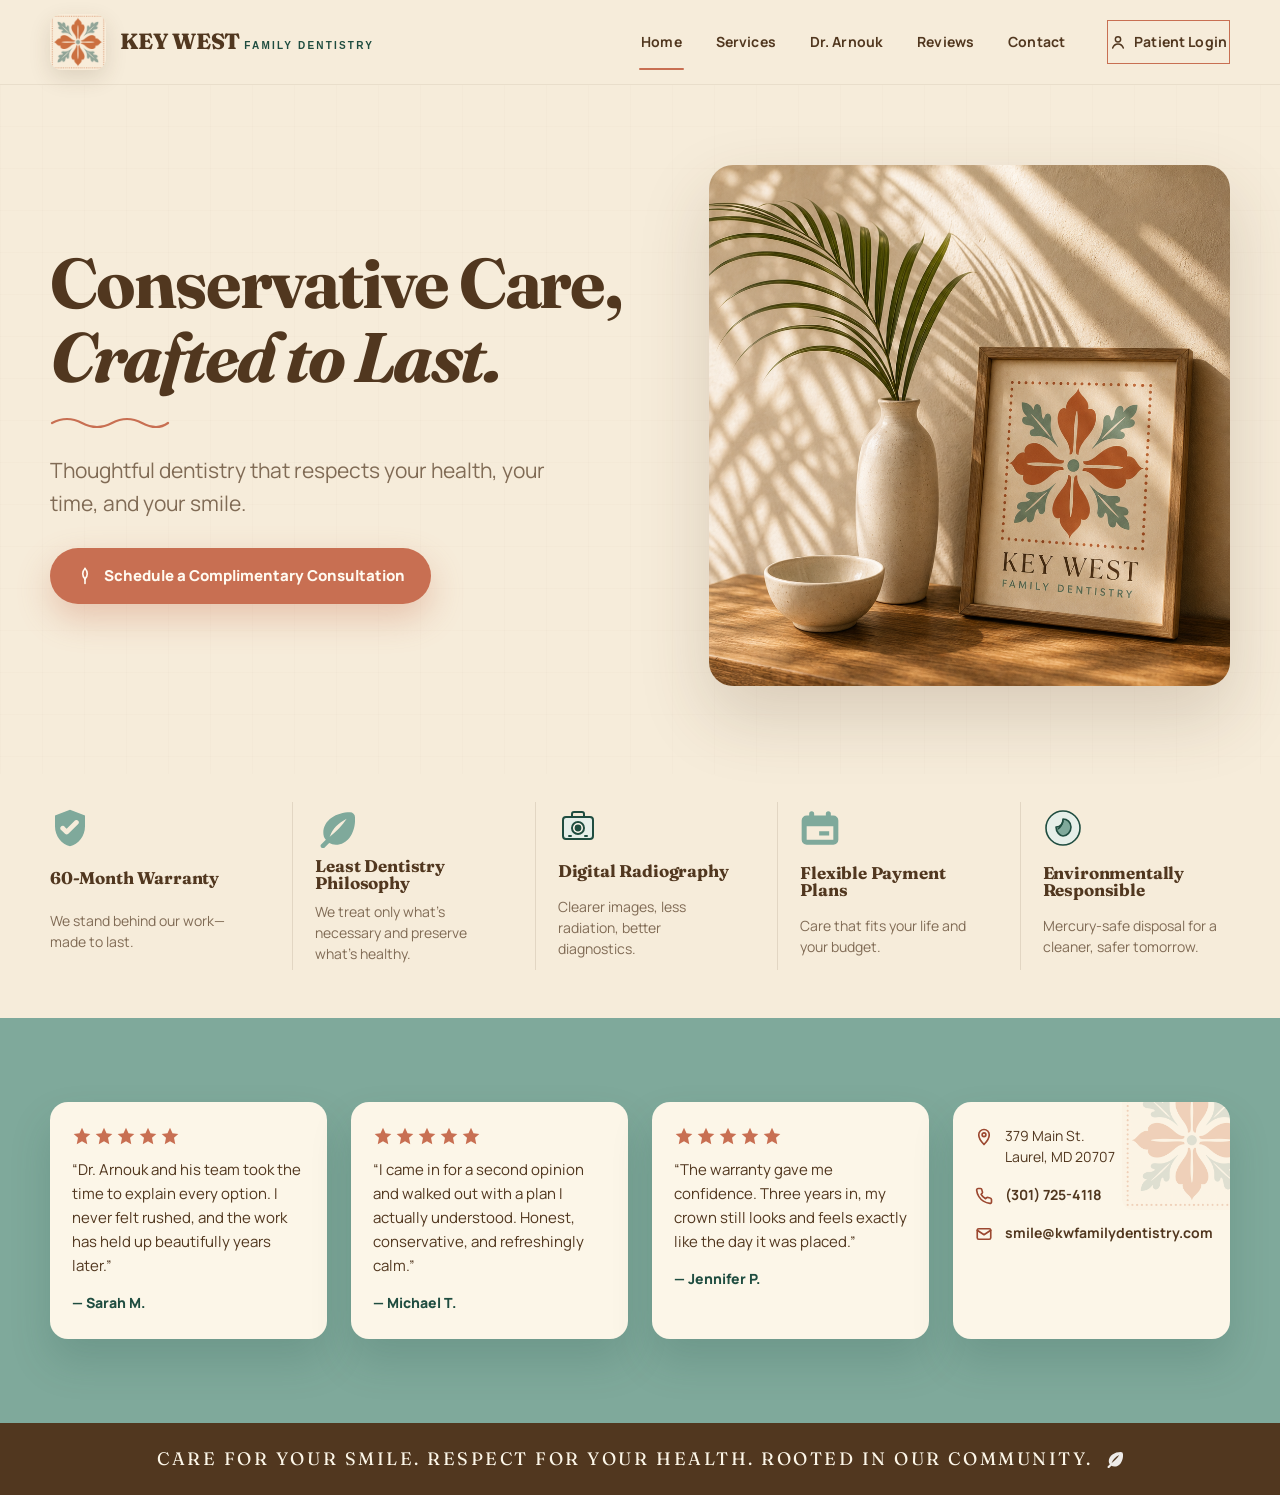
<file: index.html>
<!DOCTYPE html>
<html lang="en">
<head>
  <meta charset="utf-8">
  <meta name="viewport" content="width=device-width, initial-scale=1">
  <title>Key West Family Dentistry — Conservative Care, Crafted to Last</title>
  <meta name="description" content="Laurel, Maryland cosmetic and restorative dentistry led by Dr. Andrew Arnouk. Conservative, evidence-based care with a 60-month warranty.">
  <link rel="preconnect" href="https://fonts.googleapis.com">
  <link rel="preconnect" href="https://fonts.gstatic.com" crossorigin>
  <link rel="icon" href="assets/logo/logo-tile.png" type="image/png">
  <link rel="stylesheet" href="styles.css">
</head>
<body class="page-home">
  <header class="nav-wrap home-header">
    <div class="site-shell nav">
      <a class="brand brand-tile" href="index.html" aria-label="Key West Family Dentistry">
        <img class="brand-mark brand-mark-tile" src="assets/logo/logo-tile.png" alt="" width="56" height="56">
        <span class="brand-stack">
          <strong>KEY WEST</strong>
          <small>FAMILY DENTISTRY</small>
        </span>
      </a>
      <button class="menu-toggle" type="button" aria-controls="primary-nav" aria-expanded="false" data-menu-toggle>
        <span class="sr-only">Menu</span>
        <span aria-hidden="true"></span>
      </button>
      <nav class="nav-links" id="primary-nav" data-nav-links aria-label="Primary">
        <a class="active" href="index.html">Home</a>
        <a href="services.html">Services</a>
        <a href="doctor.html">Dr. Arnouk</a>
        <a href="reviews.html">Reviews</a>
        <a href="contact.html">Contact</a>
        <a class="login-pill" href="login.html">
          <svg width="16" height="16" viewBox="0 0 24 24" fill="none" stroke="currentColor" stroke-width="2.2" stroke-linecap="round" stroke-linejoin="round" aria-hidden="true"><circle cx="12" cy="8" r="4"></circle><path d="M4 21c1.5-4 4.5-6 8-6s6.5 2 8 6"></path></svg>
          Patient Login
        </a>
      </nav>
    </div>
  </header>

  <main>
    <section class="hero-tile">
      <div class="site-shell hero-tile-grid">
        <div class="hero-tile-copy">
          <h1>Conservative Care,<br><em>Crafted to Last.</em></h1>
          <svg class="hero-wave" width="120" height="18" viewBox="0 0 120 18" fill="none" aria-hidden="true">
            <path d="M2 9 Q 17 1, 32 9 T 62 9 T 92 9 T 118 9" stroke="#c86f52" stroke-width="2.2" stroke-linecap="round" fill="none"/>
          </svg>
          <p class="hero-tile-lede">Thoughtful dentistry that respects your health, your time, and your smile.</p>
          <div class="actions">
            <a class="btn hero-cta" href="contact.html">
              <svg width="18" height="18" viewBox="0 0 24 24" fill="none" stroke="currentColor" stroke-width="2.2" stroke-linecap="round" stroke-linejoin="round" aria-hidden="true"><path d="M12 2c4 4 4 10 0 14"></path><path d="M12 2C8 6 8 12 12 16"></path><path d="M12 16v6"></path></svg>
              Schedule a Complimentary Consultation
            </a>
          </div>
        </div>
        <div class="hero-tile-media">
          <img src="assets/images/hero-tile-still-life.png" alt="Sunlit still life with palm fronds in a ceramic vase next to a framed Key West Family Dentistry tile poster." width="720" height="720">
        </div>
      </div>
    </section>

    <section class="feature-strip">
      <div class="site-shell feature-strip-grid">
        <article class="feature-item">
          <img src="assets/icons/icon-shield.svg" alt="" width="40" height="40">
          <h3>60-Month Warranty</h3>
          <p>We stand behind our work&mdash;made to last.</p>
        </article>
        <article class="feature-item">
          <img src="assets/icons/icon-leaf.svg" alt="" width="40" height="40">
          <h3>Least Dentistry Philosophy</h3>
          <p>We treat only what&rsquo;s necessary and preserve what&rsquo;s healthy.</p>
        </article>
        <article class="feature-item">
          <img src="assets/icons/icon-radiograph.svg" alt="" width="40" height="40">
          <h3>Digital Radiography</h3>
          <p>Clearer images, less radiation, better diagnostics.</p>
        </article>
        <article class="feature-item">
          <img src="assets/icons/icon-calendar.svg" alt="" width="40" height="40">
          <h3>Flexible Payment Plans</h3>
          <p>Care that fits your life and your budget.</p>
        </article>
        <article class="feature-item">
          <img src="assets/icons/icon-leaf-circle.svg" alt="" width="40" height="40">
          <h3>Environmentally Responsible</h3>
          <p>Mercury-safe disposal for a cleaner, safer tomorrow.</p>
        </article>
      </div>
    </section>

    <section class="review-band">
      <div class="site-shell review-band-grid">
        <article class="review-band-card">
          <div class="stars" aria-label="5 out of 5 stars">
            <svg width="20" height="20" viewBox="0 0 24 24" aria-hidden="true"><path fill="#c86f52" d="M12 2l3 6.6 7 .9-5.2 4.7L18.3 22 12 18.3 5.7 22 7.2 14.2 2 9.5l7-.9z"/></svg>
            <svg width="20" height="20" viewBox="0 0 24 24" aria-hidden="true"><path fill="#c86f52" d="M12 2l3 6.6 7 .9-5.2 4.7L18.3 22 12 18.3 5.7 22 7.2 14.2 2 9.5l7-.9z"/></svg>
            <svg width="20" height="20" viewBox="0 0 24 24" aria-hidden="true"><path fill="#c86f52" d="M12 2l3 6.6 7 .9-5.2 4.7L18.3 22 12 18.3 5.7 22 7.2 14.2 2 9.5l7-.9z"/></svg>
            <svg width="20" height="20" viewBox="0 0 24 24" aria-hidden="true"><path fill="#c86f52" d="M12 2l3 6.6 7 .9-5.2 4.7L18.3 22 12 18.3 5.7 22 7.2 14.2 2 9.5l7-.9z"/></svg>
            <svg width="20" height="20" viewBox="0 0 24 24" aria-hidden="true"><path fill="#c86f52" d="M12 2l3 6.6 7 .9-5.2 4.7L18.3 22 12 18.3 5.7 22 7.2 14.2 2 9.5l7-.9z"/></svg>
          </div>
          <p>&ldquo;Dr. Arnouk and his team took the time to explain every option. I never felt rushed, and the work has held up beautifully years later.&rdquo;</p>
          <footer>&mdash; Sarah M.</footer>
        </article>
        <article class="review-band-card">
          <div class="stars" aria-label="5 out of 5 stars">
            <svg width="20" height="20" viewBox="0 0 24 24" aria-hidden="true"><path fill="#c86f52" d="M12 2l3 6.6 7 .9-5.2 4.7L18.3 22 12 18.3 5.7 22 7.2 14.2 2 9.5l7-.9z"/></svg>
            <svg width="20" height="20" viewBox="0 0 24 24" aria-hidden="true"><path fill="#c86f52" d="M12 2l3 6.6 7 .9-5.2 4.7L18.3 22 12 18.3 5.7 22 7.2 14.2 2 9.5l7-.9z"/></svg>
            <svg width="20" height="20" viewBox="0 0 24 24" aria-hidden="true"><path fill="#c86f52" d="M12 2l3 6.6 7 .9-5.2 4.7L18.3 22 12 18.3 5.7 22 7.2 14.2 2 9.5l7-.9z"/></svg>
            <svg width="20" height="20" viewBox="0 0 24 24" aria-hidden="true"><path fill="#c86f52" d="M12 2l3 6.6 7 .9-5.2 4.7L18.3 22 12 18.3 5.7 22 7.2 14.2 2 9.5l7-.9z"/></svg>
            <svg width="20" height="20" viewBox="0 0 24 24" aria-hidden="true"><path fill="#c86f52" d="M12 2l3 6.6 7 .9-5.2 4.7L18.3 22 12 18.3 5.7 22 7.2 14.2 2 9.5l7-.9z"/></svg>
          </div>
          <p>&ldquo;I came in for a second opinion and walked out with a plan I actually understood. Honest, conservative, and refreshingly calm.&rdquo;</p>
          <footer>&mdash; Michael T.</footer>
        </article>
        <article class="review-band-card">
          <div class="stars" aria-label="5 out of 5 stars">
            <svg width="20" height="20" viewBox="0 0 24 24" aria-hidden="true"><path fill="#c86f52" d="M12 2l3 6.6 7 .9-5.2 4.7L18.3 22 12 18.3 5.7 22 7.2 14.2 2 9.5l7-.9z"/></svg>
            <svg width="20" height="20" viewBox="0 0 24 24" aria-hidden="true"><path fill="#c86f52" d="M12 2l3 6.6 7 .9-5.2 4.7L18.3 22 12 18.3 5.7 22 7.2 14.2 2 9.5l7-.9z"/></svg>
            <svg width="20" height="20" viewBox="0 0 24 24" aria-hidden="true"><path fill="#c86f52" d="M12 2l3 6.6 7 .9-5.2 4.7L18.3 22 12 18.3 5.7 22 7.2 14.2 2 9.5l7-.9z"/></svg>
            <svg width="20" height="20" viewBox="0 0 24 24" aria-hidden="true"><path fill="#c86f52" d="M12 2l3 6.6 7 .9-5.2 4.7L18.3 22 12 18.3 5.7 22 7.2 14.2 2 9.5l7-.9z"/></svg>
            <svg width="20" height="20" viewBox="0 0 24 24" aria-hidden="true"><path fill="#c86f52" d="M12 2l3 6.6 7 .9-5.2 4.7L18.3 22 12 18.3 5.7 22 7.2 14.2 2 9.5l7-.9z"/></svg>
          </div>
          <p>&ldquo;The warranty gave me confidence. Three years in, my crown still looks and feels exactly like the day it was placed.&rdquo;</p>
          <footer>&mdash; Jennifer P.</footer>
        </article>
        <aside class="review-band-card business-card">
          <img class="business-card-tile" src="assets/logo/logo-tile.png" alt="" width="72" height="72">
          <ul>
            <li>
              <svg width="18" height="18" viewBox="0 0 24 24" fill="none" stroke="currentColor" stroke-width="2.2" stroke-linecap="round" stroke-linejoin="round" aria-hidden="true"><path d="M12 22s-7-7-7-13a7 7 0 1 1 14 0c0 6-7 13-7 13z"></path><circle cx="12" cy="9" r="2.5"></circle></svg>
              <span>379 Main St.<br>Laurel, MD 20707</span>
            </li>
            <li>
              <svg width="18" height="18" viewBox="0 0 24 24" fill="none" stroke="currentColor" stroke-width="2.2" stroke-linecap="round" stroke-linejoin="round" aria-hidden="true"><path d="M22 16.9v3a2 2 0 0 1-2.2 2 19.7 19.7 0 0 1-8.6-3 19.5 19.5 0 0 1-6-6 19.7 19.7 0 0 1-3-8.7A2 2 0 0 1 4.2 2h3a2 2 0 0 1 2 1.7 12 12 0 0 0 .7 2.7 2 2 0 0 1-.5 2.1L8.1 9.7a16 16 0 0 0 6 6l1.2-1.2a2 2 0 0 1 2.1-.5 12 12 0 0 0 2.7.7 2 2 0 0 1 1.7 2z"></path></svg>
              <a href="tel:13017254118">(301) 725-4118</a>
            </li>
            <li>
              <svg width="18" height="18" viewBox="0 0 24 24" fill="none" stroke="currentColor" stroke-width="2.2" stroke-linecap="round" stroke-linejoin="round" aria-hidden="true"><rect x="3" y="5" width="18" height="14" rx="2"></rect><path d="m3 7 9 6 9-6"></path></svg>
              <a href="mailto:smile@kwfamilydentistry.com">smile@kwfamilydentistry.com</a>
            </li>
          </ul>
        </aside>
      </div>
    </section>

    <section class="tagline-strip">
      <p>
        Care for your smile. Respect for your health. Rooted in our community.
        <img src="assets/icons/icon-leaf.svg" alt="" width="18" height="18">
      </p>
    </section>
  </main>

  <script src="script.js"></script>
</body>
</html>
</file>
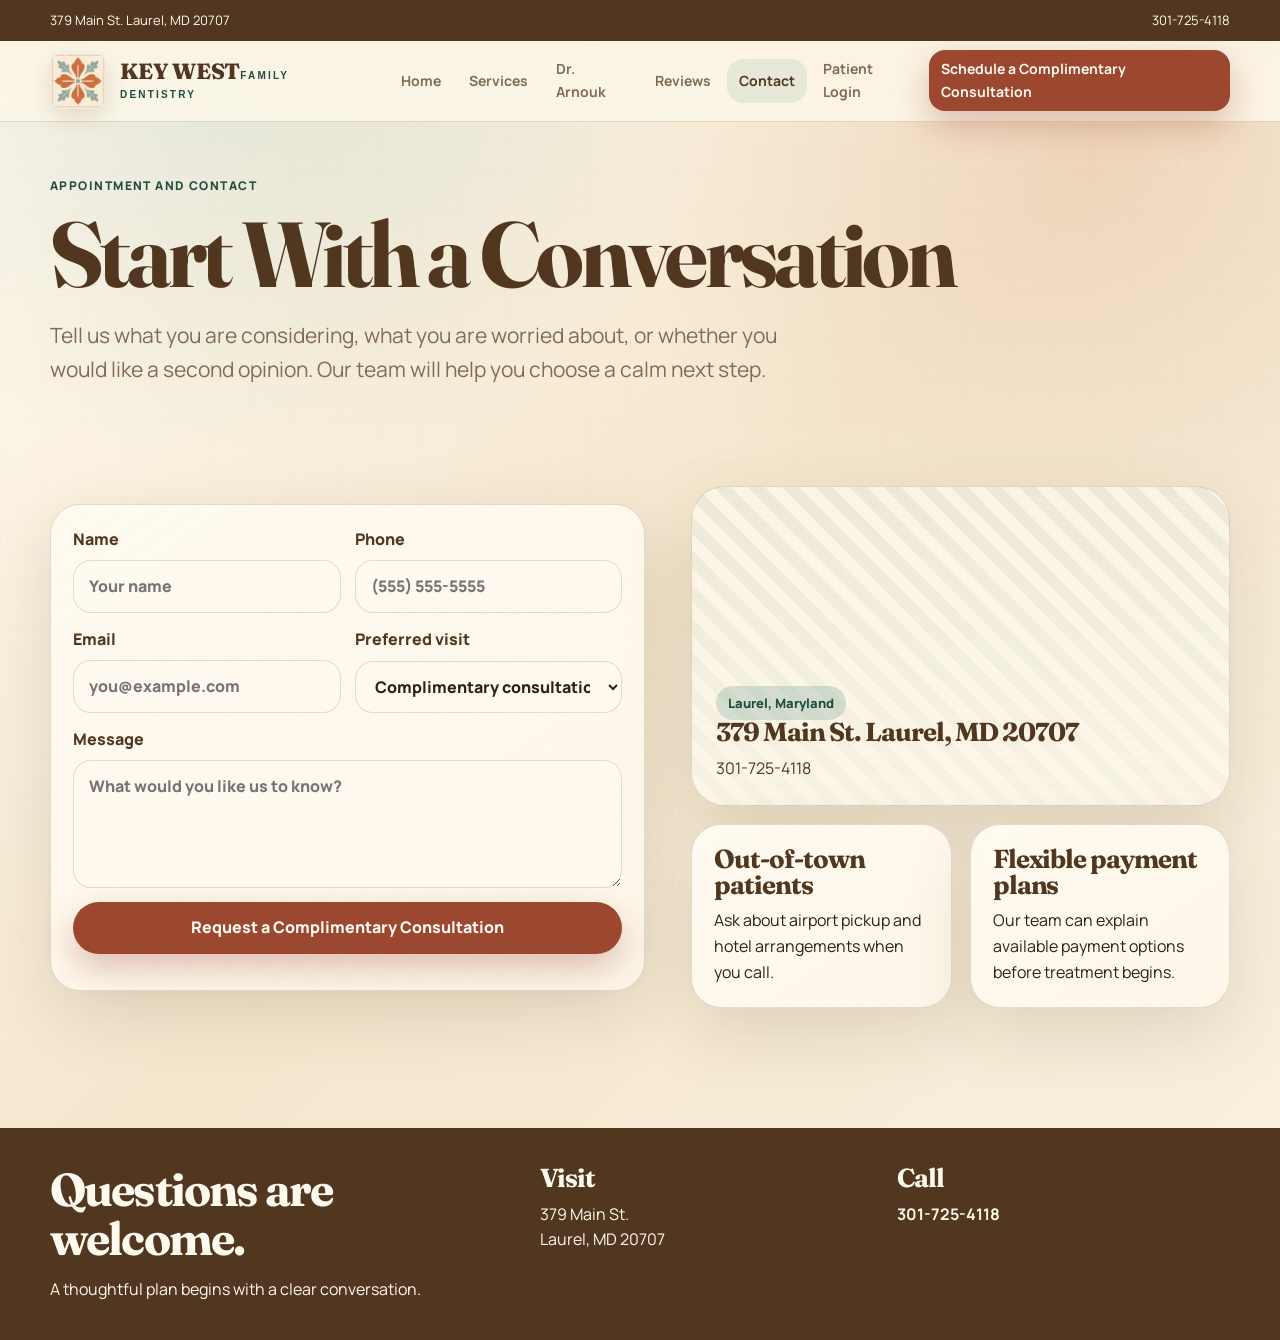
<file: contact.html>
<!doctype html>
<html lang="en">
  <head>
    <meta charset="utf-8">
    <meta name="viewport" content="width=device-width, initial-scale=1">
    <title>Schedule a Consultation | Key West Family Dentistry</title>
    <meta name="description" content="Request a complimentary dental consultation or second opinion with Key West Family Dentistry in Laurel, MD.">
    <link rel="preconnect" href="https://fonts.googleapis.com">
    <link rel="preconnect" href="https://fonts.gstatic.com" crossorigin>
    <link rel="icon" href="assets/logo/logo-tile.png" type="image/png">
    <link rel="stylesheet" href="styles.css">
  </head>
  <body>
    <div class="top-note"><div class="site-shell"><span>379 Main St. Laurel, MD 20707</span><a href="tel:3017254118">301-725-4118</a></div></div>
    <header class="nav-wrap">
      <nav class="nav site-shell" aria-label="Primary navigation">
        <a class="brand brand-tile" href="index.html" aria-label="Key West Family Dentistry"><img class="brand-mark brand-mark-tile" src="assets/logo/logo-tile.png" width="48" height="48" alt=""><span class="brand-stack"><strong>KEY WEST</strong><small>FAMILY DENTISTRY</small></span></a>
        <button class="menu-toggle" type="button" aria-label="Open navigation" aria-expanded="false" data-menu-toggle><span></span></button>
        <div class="nav-links" data-nav-links>
          <a href="index.html">Home</a><a href="services.html">Services</a><a href="doctor.html">Dr. Arnouk</a><a href="reviews.html">Reviews</a><a class="active" href="contact.html">Contact</a><a href="login.html">Patient Login</a><a class="btn" href="contact.html">Schedule a Complimentary Consultation</a>
        </div>
      </nav>
    </header>
    <main>
      <section class="page-hero">
        <div class="site-shell">
          <p class="eyebrow">Appointment and contact</p>
          <h1>Start With a Conversation</h1>
          <p class="lede">Tell us what you are considering, what you are worried about, or whether you would like a second opinion. Our team will help you choose a calm next step.</p>
        </div>
      </section>
      <section class="section">
        <div class="site-shell split-grid reverse">
          <form class="form-card">
            <div class="form-grid two">
              <label>Name<input required name="name" autocomplete="name" placeholder="Your name"></label>
              <label>Phone<input required name="phone" autocomplete="tel" placeholder="(555) 555-5555"></label>
              <label>Email<input required type="email" name="email" autocomplete="email" placeholder="you@example.com"></label>
              <label>Preferred visit<select name="visit"><option>Complimentary consultation</option><option>Second opinion</option><option>Cosmetic dentistry</option><option>Restorative dentistry</option><option>Emergency concern</option></select></label>
            </div>
            <div class="form-grid" style="margin-top:14px">
              <label>Message<textarea name="message" placeholder="What would you like us to know?"></textarea></label>
              <button class="btn" type="submit">Request a Complimentary Consultation</button>
              <p class="small-link" data-form-message></p>
            </div>
          </form>
          <div>
            <div class="map-card">
              <span class="chip">Laurel, Maryland</span>
              <h3>379 Main St. Laurel, MD 20707</h3>
              <p><a href="tel:3017254118">301-725-4118</a></p>
            </div>
            <div class="grid-2" style="margin-top:18px">
              <article class="paper-card"><h3>Out-of-town patients</h3><p>Ask about airport pickup and hotel arrangements when you call.</p></article>
              <article class="paper-card"><h3>Flexible payment plans</h3><p>Our team can explain available payment options before treatment begins.</p></article>
            </div>
          </div>
        </div>
      </section>
    </main>
    <footer class="footer"><div class="site-shell footer-grid"><div><h2>Questions are welcome.</h2><p>A thoughtful plan begins with a clear conversation.</p></div><div><h3>Visit</h3><p>379 Main St.<br>Laurel, MD 20707</p></div><div><h3>Call</h3><p><a href="tel:3017254118">301-725-4118</a></p></div></div></footer>
    <script src="script.js"></script>
  </body>
</html>
</file>
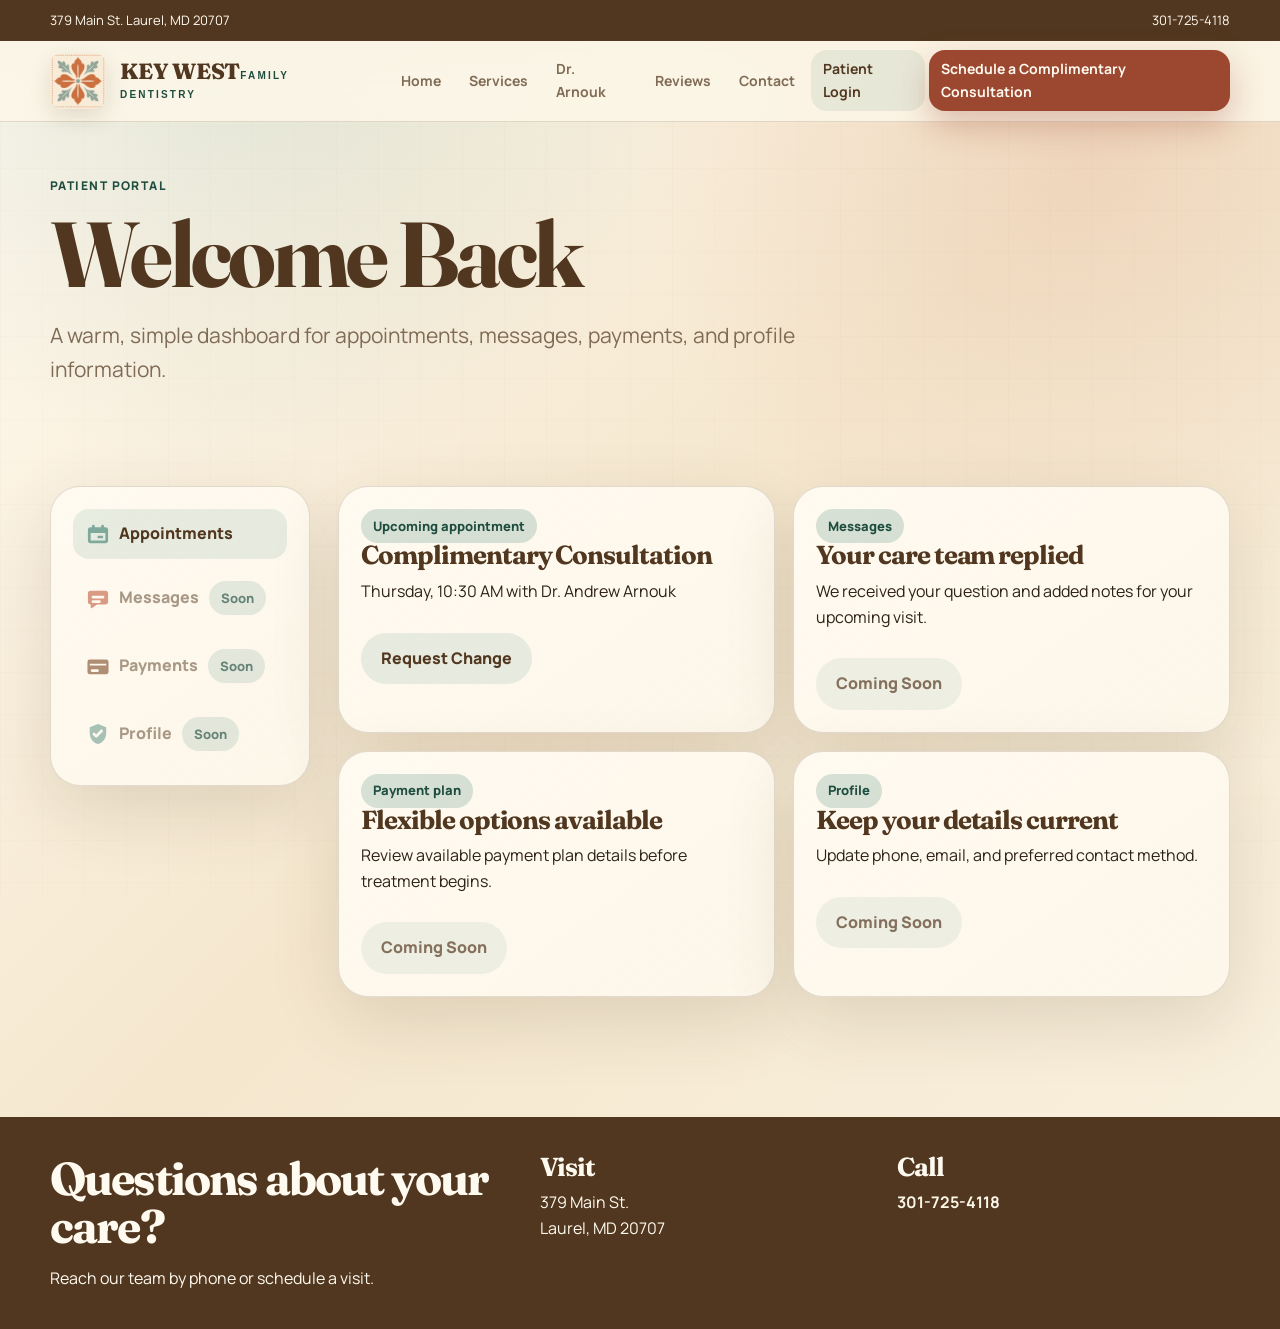
<file: dashboard.html>
<!doctype html>
<html lang="en">
  <head>
    <meta charset="utf-8">
    <meta name="viewport" content="width=device-width, initial-scale=1">
    <title>Patient Dashboard | Key West Family Dentistry</title>
    <meta name="description" content="Patient portal dashboard concept for appointments, messages, payments, and profile details.">
    <link rel="preconnect" href="https://fonts.googleapis.com">
    <link rel="preconnect" href="https://fonts.gstatic.com" crossorigin>
    <link rel="icon" href="assets/logo/logo-tile.png" type="image/png">
    <link rel="stylesheet" href="styles.css">
  </head>
  <body>
    <div class="top-note"><div class="site-shell"><span>379 Main St. Laurel, MD 20707</span><a href="tel:3017254118">301-725-4118</a></div></div>
    <header class="nav-wrap">
      <nav class="nav site-shell" aria-label="Primary navigation">
        <a class="brand brand-tile" href="index.html" aria-label="Key West Family Dentistry"><img class="brand-mark brand-mark-tile" src="assets/logo/logo-tile.png" width="48" height="48" alt=""><span class="brand-stack"><strong>KEY WEST</strong><small>FAMILY DENTISTRY</small></span></a>
        <button class="menu-toggle" type="button" aria-label="Open navigation" aria-expanded="false" data-menu-toggle><span></span></button>
        <div class="nav-links" data-nav-links>
          <a href="index.html">Home</a><a href="services.html">Services</a><a href="doctor.html">Dr. Arnouk</a><a href="reviews.html">Reviews</a><a href="contact.html">Contact</a><a class="active" href="login.html">Patient Login</a><a class="btn" href="contact.html">Schedule a Complimentary Consultation</a>
        </div>
      </nav>
    </header>
    <main>
      <section class="page-hero">
        <div class="site-shell">
          <p class="eyebrow">Patient portal</p>
          <h1>Welcome Back</h1>
          <p class="lede">A warm, simple dashboard for appointments, messages, payments, and profile information.</p>
        </div>
      </section>
      <section class="section">
        <div class="site-shell dashboard-grid">
          <aside class="paper-card">
            <nav class="portal-nav" aria-label="Patient portal navigation">
              <a class="active" href="dashboard.html"><img src="assets/icons/icon-calendar.svg" alt="" width="22">Appointments</a>
              <span class="portal-nav-disabled" aria-disabled="true" role="link" tabindex="-1"><img src="assets/icons/icon-message.svg" alt="" width="22">Messages <span class="chip">Soon</span></span>
              <span class="portal-nav-disabled" aria-disabled="true" role="link" tabindex="-1"><img src="assets/icons/icon-payment.svg" alt="" width="22">Payments <span class="chip">Soon</span></span>
              <span class="portal-nav-disabled" aria-disabled="true" role="link" tabindex="-1"><img src="assets/icons/icon-shield.svg" alt="" width="22">Profile <span class="chip">Soon</span></span>
            </nav>
          </aside>
          <div class="grid-2">
            <article class="portal-card"><span class="chip">Upcoming appointment</span><h3>Complimentary Consultation</h3><p>Thursday, 10:30 AM with Dr. Andrew Arnouk</p><div class="actions"><a class="btn secondary" href="contact.html">Request Change</a></div></article>
            <article class="portal-card"><span class="chip">Messages</span><h3>Your care team replied</h3><p>We received your question and added notes for your upcoming visit.</p><div class="actions"><span class="btn secondary" aria-disabled="true">Coming Soon</span></div></article>
            <article class="portal-card"><span class="chip">Payment plan</span><h3>Flexible options available</h3><p>Review available payment plan details before treatment begins.</p><div class="actions"><span class="btn secondary" aria-disabled="true">Coming Soon</span></div></article>
            <article class="portal-card"><span class="chip">Profile</span><h3>Keep your details current</h3><p>Update phone, email, and preferred contact method.</p><div class="actions"><span class="btn secondary" aria-disabled="true">Coming Soon</span></div></article>
          </div>
        </div>
      </section>
    </main>
    <footer class="footer"><div class="site-shell footer-grid"><div><h2>Questions about your care?</h2><p>Reach our team by phone or schedule a visit.</p></div><div><h3>Visit</h3><p>379 Main St.<br>Laurel, MD 20707</p></div><div><h3>Call</h3><p><a href="tel:3017254118">301-725-4118</a></p></div></div></footer>
    <script src="script.js"></script>
  </body>
</html>
</file>
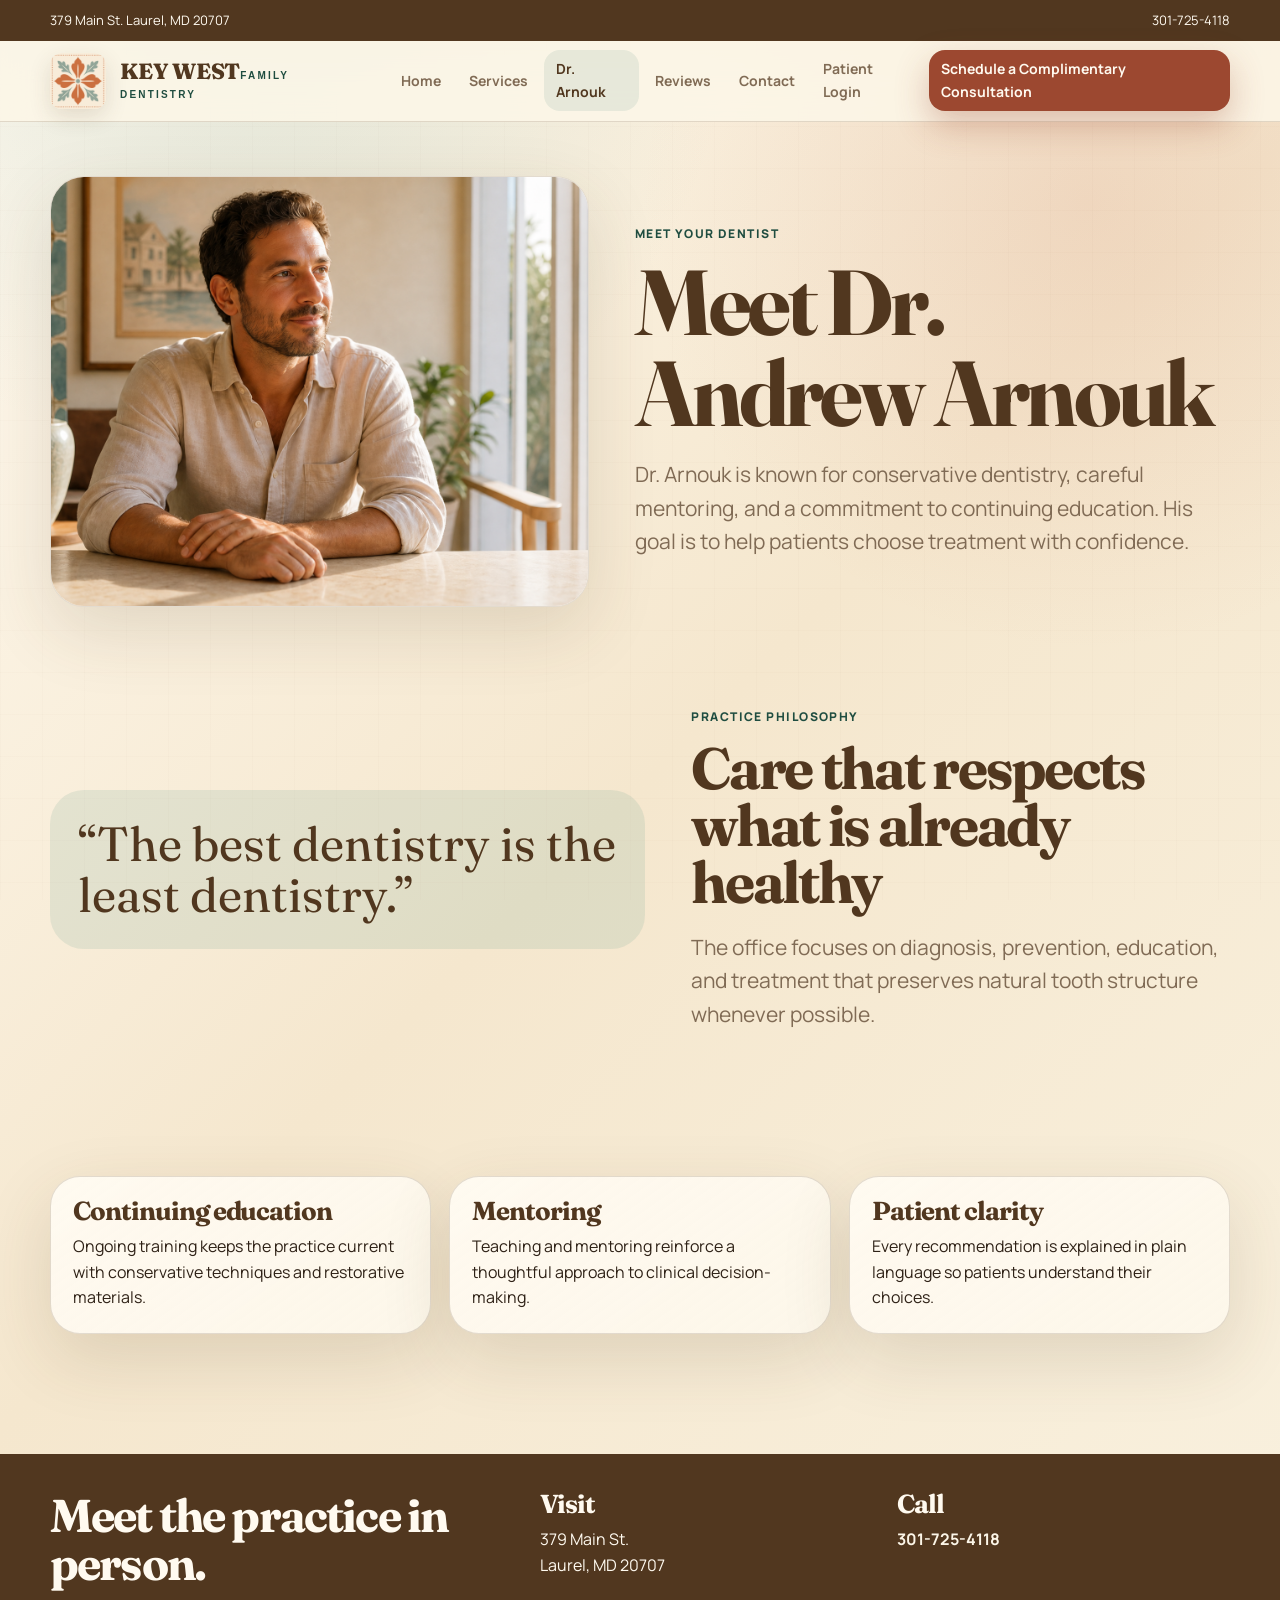
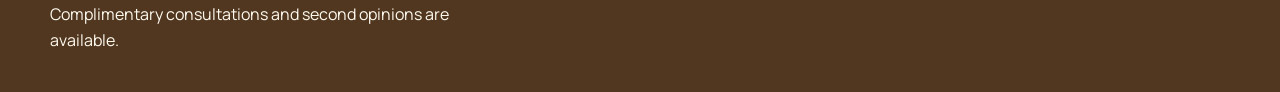
<file: doctor.html>
<!doctype html>
<html lang="en">
  <head>
    <meta charset="utf-8">
    <meta name="viewport" content="width=device-width, initial-scale=1">
    <title>Meet Dr. Andrew Arnouk | Key West Family Dentistry</title>
    <meta name="description" content="Meet Dr. Andrew Arnouk and learn about the conservative care philosophy at Key West Family Dentistry.">
    <link rel="preconnect" href="https://fonts.googleapis.com">
    <link rel="preconnect" href="https://fonts.gstatic.com" crossorigin>
    <link rel="icon" href="assets/logo/logo-tile.png" type="image/png">
    <link rel="stylesheet" href="styles.css">
  </head>
  <body>
    <div class="top-note"><div class="site-shell"><span>379 Main St. Laurel, MD 20707</span><a href="tel:3017254118">301-725-4118</a></div></div>
    <header class="nav-wrap">
      <nav class="nav site-shell" aria-label="Primary navigation">
        <a class="brand brand-tile" href="index.html" aria-label="Key West Family Dentistry"><img class="brand-mark brand-mark-tile" src="assets/logo/logo-tile.png" width="48" height="48" alt=""><span class="brand-stack"><strong>KEY WEST</strong><small>FAMILY DENTISTRY</small></span></a>
        <button class="menu-toggle" type="button" aria-label="Open navigation" aria-expanded="false" data-menu-toggle><span></span></button>
        <div class="nav-links" data-nav-links>
          <a href="index.html">Home</a><a href="services.html">Services</a><a class="active" href="doctor.html">Dr. Arnouk</a><a href="reviews.html">Reviews</a><a href="contact.html">Contact</a><a href="login.html">Patient Login</a><a class="btn" href="contact.html">Schedule a Complimentary Consultation</a>
        </div>
      </nav>
    </header>
    <main>
      <section class="page-hero">
        <div class="site-shell split-grid">
          <div class="media-frame"><img src="assets/images/doctor-portrait.png" alt="Editorial portrait of Dr. Andrew Arnouk"></div>
          <div>
            <p class="eyebrow">Meet your dentist</p>
            <h1>Meet Dr. Andrew Arnouk</h1>
            <p class="lede">Dr. Arnouk is known for conservative dentistry, careful mentoring, and a commitment to continuing education. His goal is to help patients choose treatment with confidence.</p>
          </div>
        </div>
      </section>
      <section class="section">
        <div class="site-shell split-grid reverse">
          <div class="quote-card">
            <p class="quote">“The best dentistry is the least dentistry.”</p>
          </div>
          <div>
            <p class="eyebrow">Practice philosophy</p>
            <h2>Care that respects what is already healthy</h2>
            <p class="lede">The office focuses on diagnosis, prevention, education, and treatment that preserves natural tooth structure whenever possible.</p>
          </div>
        </div>
      </section>
      <section class="section">
        <div class="site-shell grid-3">
          <article class="paper-card"><h3>Continuing education</h3><p>Ongoing training keeps the practice current with conservative techniques and restorative materials.</p></article>
          <article class="paper-card"><h3>Mentoring</h3><p>Teaching and mentoring reinforce a thoughtful approach to clinical decision-making.</p></article>
          <article class="paper-card"><h3>Patient clarity</h3><p>Every recommendation is explained in plain language so patients understand their choices.</p></article>
        </div>
      </section>
    </main>
    <footer class="footer"><div class="site-shell footer-grid"><div><h2>Meet the practice in person.</h2><p>Complimentary consultations and second opinions are available.</p></div><div><h3>Visit</h3><p>379 Main St.<br>Laurel, MD 20707</p></div><div><h3>Call</h3><p><a href="tel:3017254118">301-725-4118</a></p></div></div></footer>
    <script src="script.js"></script>
  </body>
</html>
</file>
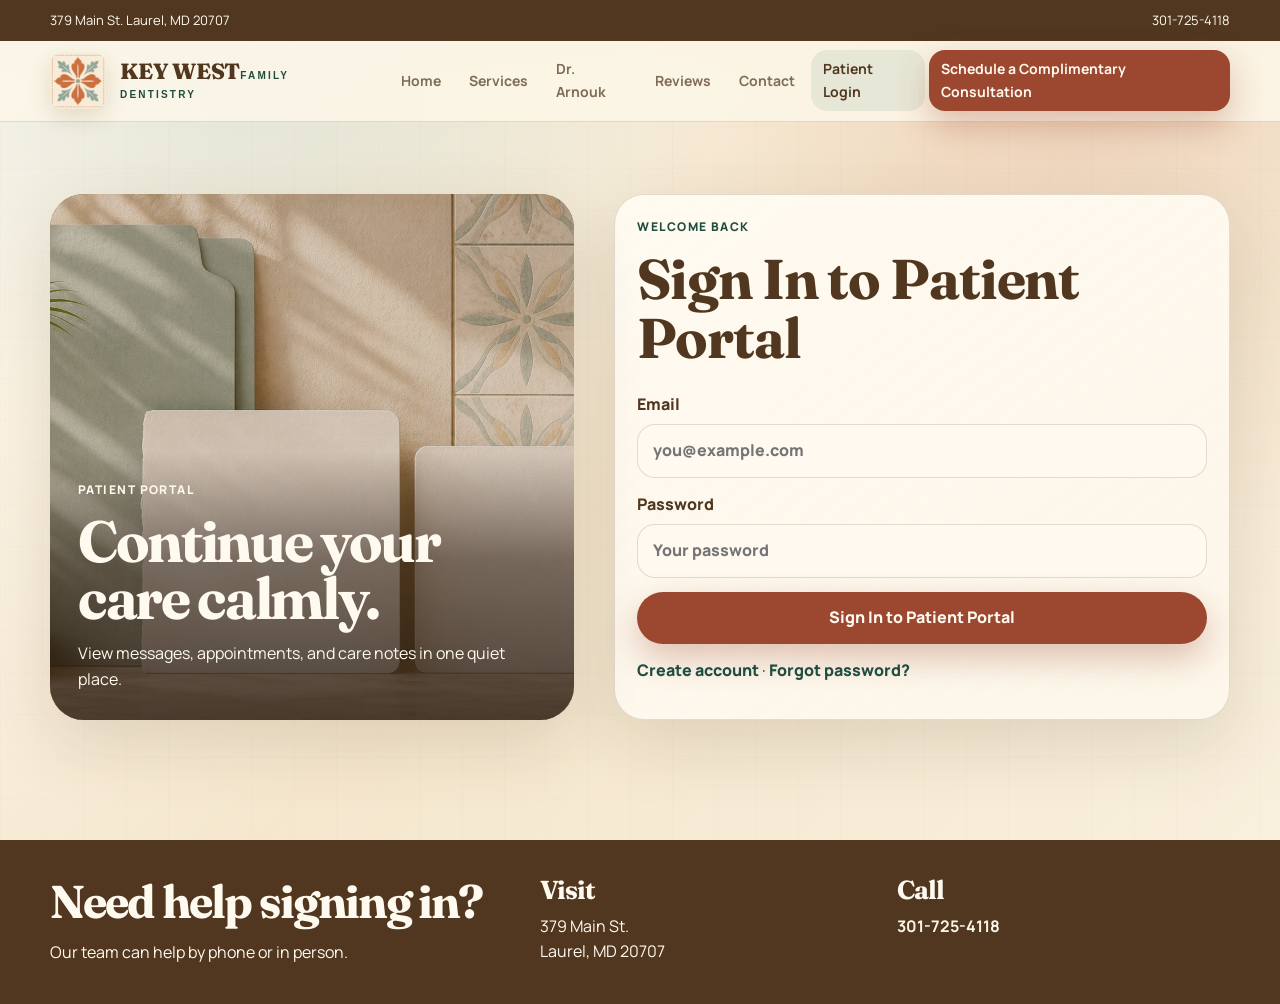
<file: login.html>
<!doctype html>
<html lang="en">
  <head>
    <meta charset="utf-8">
    <meta name="viewport" content="width=device-width, initial-scale=1">
    <title>Patient Login | Key West Family Dentistry</title>
    <meta name="description" content="Sign in to the Key West Family Dentistry patient portal.">
    <link rel="preconnect" href="https://fonts.googleapis.com">
    <link rel="preconnect" href="https://fonts.gstatic.com" crossorigin>
    <link rel="icon" href="assets/logo/logo-tile.png" type="image/png">
    <link rel="stylesheet" href="styles.css">
  </head>
  <body>
    <div class="top-note"><div class="site-shell"><span>379 Main St. Laurel, MD 20707</span><a href="tel:3017254118">301-725-4118</a></div></div>
    <header class="nav-wrap">
      <nav class="nav site-shell" aria-label="Primary navigation">
        <a class="brand brand-tile" href="index.html" aria-label="Key West Family Dentistry"><img class="brand-mark brand-mark-tile" src="assets/logo/logo-tile.png" width="48" height="48" alt=""><span class="brand-stack"><strong>KEY WEST</strong><small>FAMILY DENTISTRY</small></span></a>
        <button class="menu-toggle" type="button" aria-label="Open navigation" aria-expanded="false" data-menu-toggle><span></span></button>
        <div class="nav-links" data-nav-links>
          <a href="index.html">Home</a><a href="services.html">Services</a><a href="doctor.html">Dr. Arnouk</a><a href="reviews.html">Reviews</a><a href="contact.html">Contact</a><a class="active" href="login.html">Patient Login</a><a class="btn" href="contact.html">Schedule a Complimentary Consultation</a>
        </div>
      </nav>
    </header>
    <main>
      <section class="section">
        <div class="site-shell auth-grid">
          <div class="auth-side relative">
            <img src="assets/images/portal-desk-scene.png" alt="Warm patient portal desk scene">
            <div class="auth-side-content">
              <p class="eyebrow">Patient portal</p>
              <h2>Continue your care calmly.</h2>
              <p>View messages, appointments, and care notes in one quiet place.</p>
            </div>
          </div>
          <form class="form-card">
            <p class="eyebrow">Welcome back</p>
            <h1>Sign In to Patient Portal</h1>
            <div class="form-grid" style="margin-top:24px">
              <label>Email<input type="email" required autocomplete="email" placeholder="you@example.com"></label>
              <label>Password<input type="password" required autocomplete="current-password" placeholder="Your password"></label>
              <button class="btn" type="submit">Sign In to Patient Portal</button>
              <p><a class="small-link" href="register.html">Create account</a> · <a class="small-link" href="contact.html">Forgot password?</a></p>
              <p class="small-link" data-form-message></p>
            </div>
          </form>
        </div>
      </section>
    </main>
    <footer class="footer"><div class="site-shell footer-grid"><div><h2>Need help signing in?</h2><p>Our team can help by phone or in person.</p></div><div><h3>Visit</h3><p>379 Main St.<br>Laurel, MD 20707</p></div><div><h3>Call</h3><p><a href="tel:3017254118">301-725-4118</a></p></div></div></footer>
    <script src="script.js"></script>
  </body>
</html>
</file>
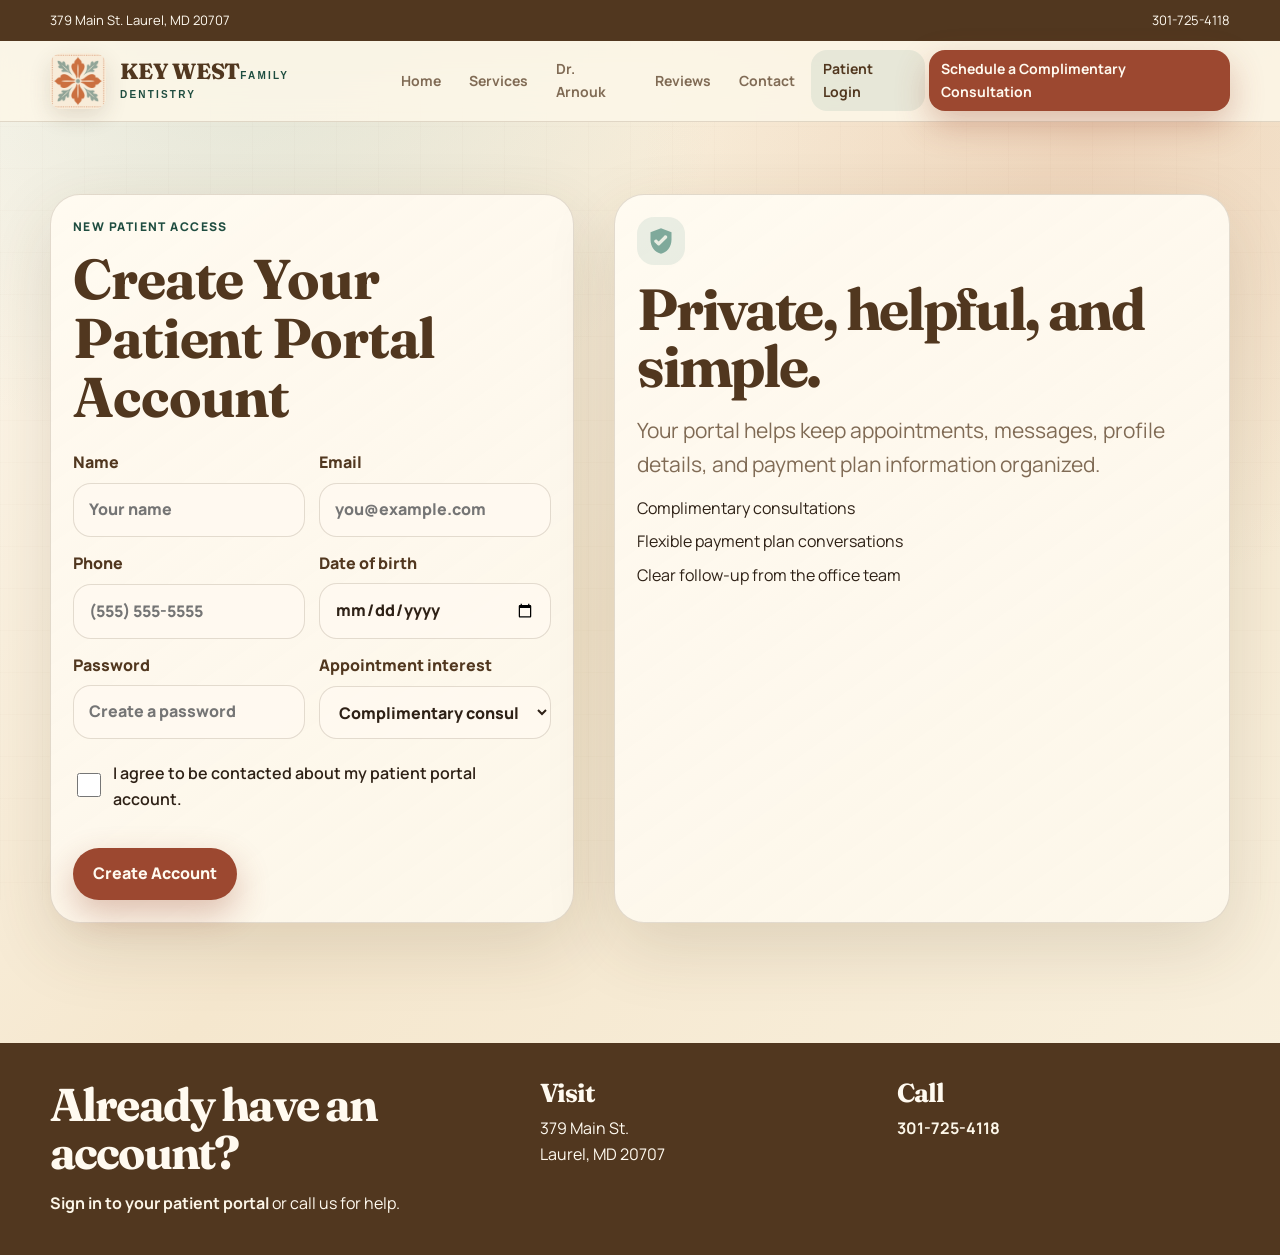
<file: register.html>
<!doctype html>
<html lang="en">
  <head>
    <meta charset="utf-8">
    <meta name="viewport" content="width=device-width, initial-scale=1">
    <title>Create Patient Account | Key West Family Dentistry</title>
    <meta name="description" content="Create your Key West Family Dentistry patient portal account.">
    <link rel="preconnect" href="https://fonts.googleapis.com">
    <link rel="preconnect" href="https://fonts.gstatic.com" crossorigin>
    <link rel="icon" href="assets/logo/logo-tile.png" type="image/png">
    <link rel="stylesheet" href="styles.css">
  </head>
  <body>
    <div class="top-note"><div class="site-shell"><span>379 Main St. Laurel, MD 20707</span><a href="tel:3017254118">301-725-4118</a></div></div>
    <header class="nav-wrap">
      <nav class="nav site-shell" aria-label="Primary navigation">
        <a class="brand brand-tile" href="index.html" aria-label="Key West Family Dentistry"><img class="brand-mark brand-mark-tile" src="assets/logo/logo-tile.png" width="48" height="48" alt=""><span class="brand-stack"><strong>KEY WEST</strong><small>FAMILY DENTISTRY</small></span></a>
        <button class="menu-toggle" type="button" aria-label="Open navigation" aria-expanded="false" data-menu-toggle><span></span></button>
        <div class="nav-links" data-nav-links>
          <a href="index.html">Home</a><a href="services.html">Services</a><a href="doctor.html">Dr. Arnouk</a><a href="reviews.html">Reviews</a><a href="contact.html">Contact</a><a class="active" href="login.html">Patient Login</a><a class="btn" href="contact.html">Schedule a Complimentary Consultation</a>
        </div>
      </nav>
    </header>
    <main>
      <section class="section">
        <div class="site-shell auth-grid">
          <form class="form-card">
            <p class="eyebrow">New patient access</p>
            <h1>Create Your Patient Portal Account</h1>
            <div class="form-grid two" style="margin-top:24px">
              <label>Name<input required autocomplete="name" placeholder="Your name"></label>
              <label>Email<input type="email" required autocomplete="email" placeholder="you@example.com"></label>
              <label>Phone<input required autocomplete="tel" placeholder="(555) 555-5555"></label>
              <label>Date of birth<input type="date" required></label>
              <label>Password<input type="password" required autocomplete="new-password" placeholder="Create a password"></label>
              <label>Appointment interest<select><option>Complimentary consultation</option><option>Second opinion</option><option>Cosmetic dentistry</option><option>Restorative dentistry</option></select></label>
            </div>
            <label class="consent" style="margin-top:14px"><input type="checkbox" required class="consent-box"> <span>I agree to be contacted about my patient portal account.</span></label>
            <div class="actions"><button class="btn" type="submit">Create Account</button></div>
            <p class="small-link" data-form-message></p>
          </form>
          <div class="paper-card">
            <span class="icon"><img src="assets/icons/icon-shield.svg" alt=""></span>
            <h2>Private, helpful, and simple.</h2>
            <p class="lede">Your portal helps keep appointments, messages, profile details, and payment plan information organized.</p>
            <ul class="mini-list">
              <li>Complimentary consultations</li>
              <li>Flexible payment plan conversations</li>
              <li>Clear follow-up from the office team</li>
            </ul>
          </div>
        </div>
      </section>
    </main>
    <footer class="footer"><div class="site-shell footer-grid"><div><h2>Already have an account?</h2><p><a href="login.html">Sign in to your patient portal</a> or call us for help.</p></div><div><h3>Visit</h3><p>379 Main St.<br>Laurel, MD 20707</p></div><div><h3>Call</h3><p><a href="tel:3017254118">301-725-4118</a></p></div></div></footer>
    <script src="script.js"></script>
  </body>
</html>
</file>
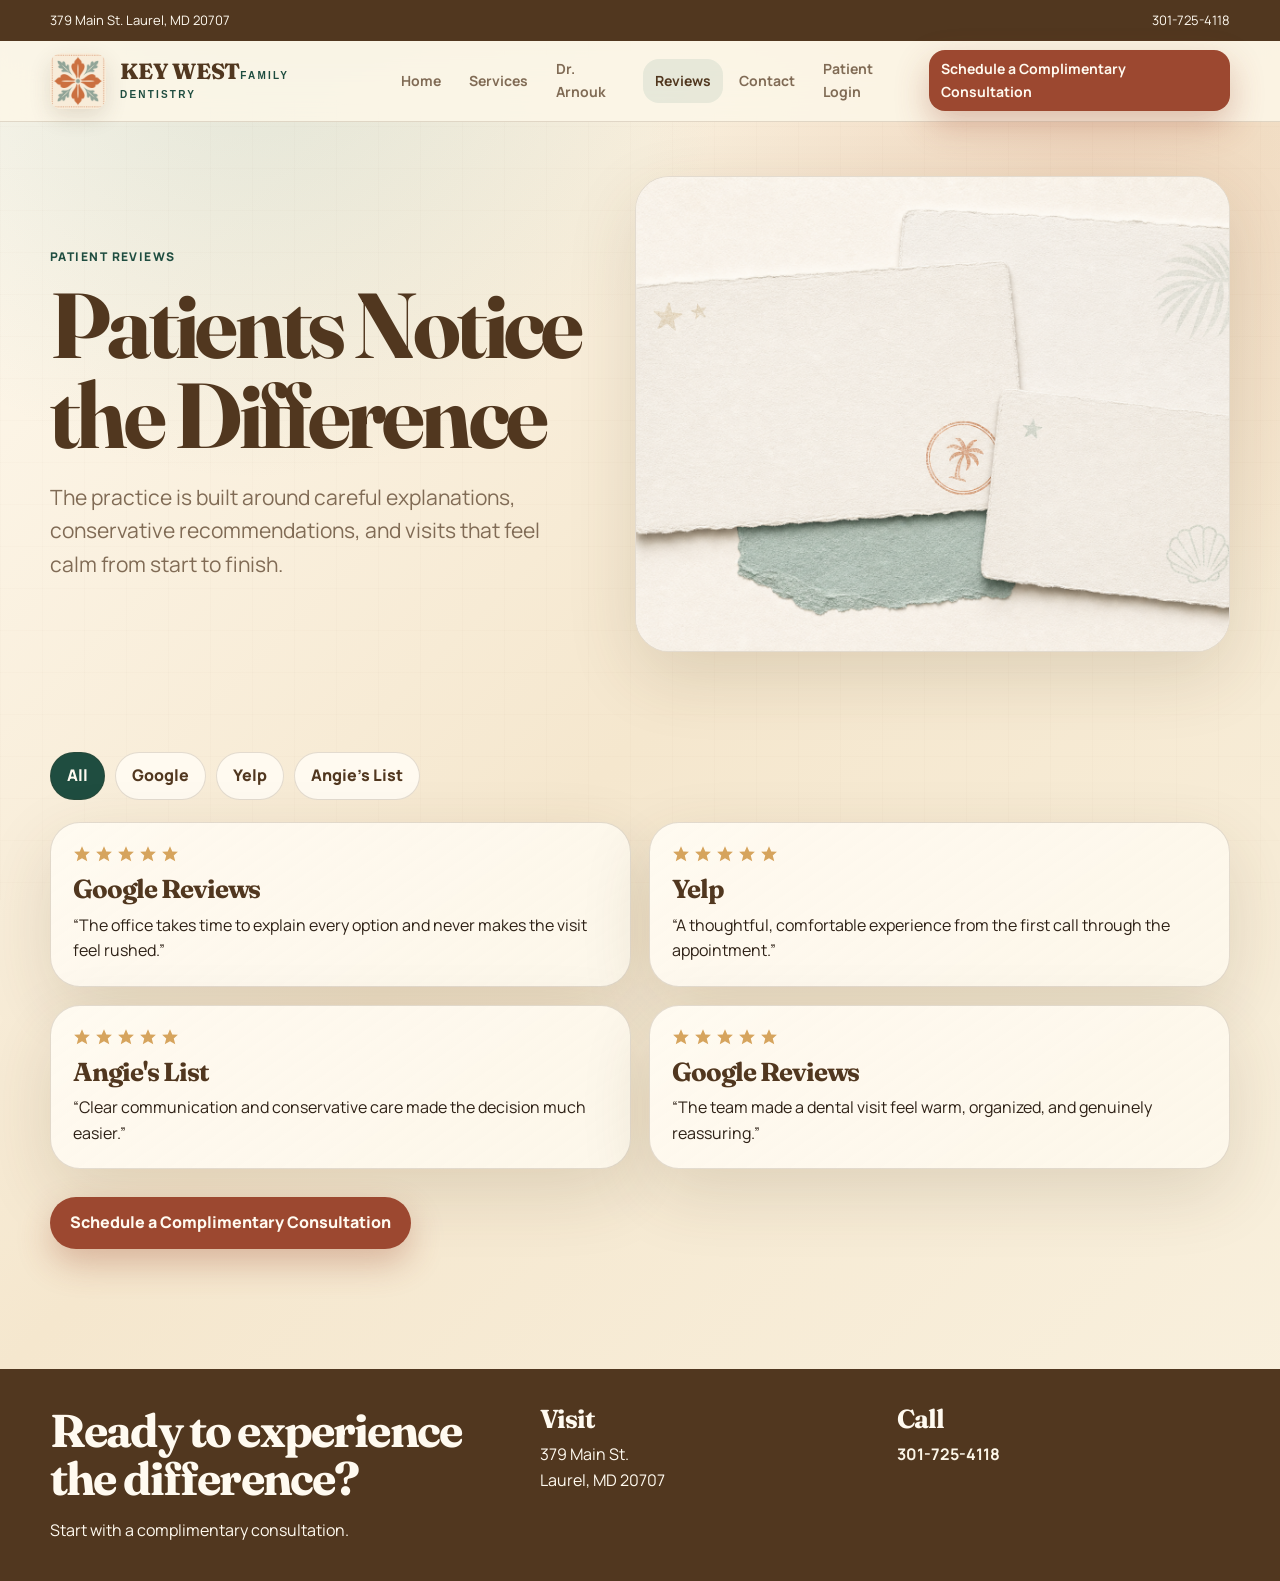
<file: reviews.html>
<!doctype html>
<html lang="en">
  <head>
    <meta charset="utf-8">
    <meta name="viewport" content="width=device-width, initial-scale=1">
    <title>Patient Reviews | Key West Family Dentistry</title>
    <meta name="description" content="Read patient review highlights for Key West Family Dentistry in Laurel, MD.">
    <link rel="preconnect" href="https://fonts.googleapis.com">
    <link rel="preconnect" href="https://fonts.gstatic.com" crossorigin>
    <link rel="icon" href="assets/logo/logo-tile.png" type="image/png">
    <link rel="stylesheet" href="styles.css">
  </head>
  <body>
    <div class="top-note"><div class="site-shell"><span>379 Main St. Laurel, MD 20707</span><a href="tel:3017254118">301-725-4118</a></div></div>
    <header class="nav-wrap">
      <nav class="nav site-shell" aria-label="Primary navigation">
        <a class="brand brand-tile" href="index.html" aria-label="Key West Family Dentistry"><img class="brand-mark brand-mark-tile" src="assets/logo/logo-tile.png" width="48" height="48" alt=""><span class="brand-stack"><strong>KEY WEST</strong><small>FAMILY DENTISTRY</small></span></a>
        <button class="menu-toggle" type="button" aria-label="Open navigation" aria-expanded="false" data-menu-toggle><span></span></button>
        <div class="nav-links" data-nav-links>
          <a href="index.html">Home</a><a href="services.html">Services</a><a href="doctor.html">Dr. Arnouk</a><a class="active" href="reviews.html">Reviews</a><a href="contact.html">Contact</a><a href="login.html">Patient Login</a><a class="btn" href="contact.html">Schedule a Complimentary Consultation</a>
        </div>
      </nav>
    </header>
    <main>
      <section class="page-hero">
        <div class="site-shell split-grid">
          <div>
            <p class="eyebrow">Patient reviews</p>
            <h1>Patients Notice the Difference</h1>
            <p class="lede">The practice is built around careful explanations, conservative recommendations, and visits that feel calm from start to finish.</p>
          </div>
          <div class="media-frame"><img src="assets/images/reviews-paper-cards.png" alt="Layered warm testimonial cards"></div>
        </div>
      </section>
      <section class="section">
        <div class="site-shell">
          <div class="tabs" data-tabs>
            <button class="tab active" type="button" data-tab="all">All</button>
            <button class="tab" type="button" data-tab="google">Google</button>
            <button class="tab" type="button" data-tab="yelp">Yelp</button>
            <button class="tab" type="button" data-tab="angies">Angie's List</button>
          </div>
          <div class="review-grid">
            <article class="review-card" data-review-source="google"><div class="stars"><img src="assets/icons/icon-star.svg" alt=""><img src="assets/icons/icon-star.svg" alt=""><img src="assets/icons/icon-star.svg" alt=""><img src="assets/icons/icon-star.svg" alt=""><img src="assets/icons/icon-star.svg" alt=""></div><h3>Google Reviews</h3><p>“The office takes time to explain every option and never makes the visit feel rushed.”</p></article>
            <article class="review-card" data-review-source="yelp"><div class="stars"><img src="assets/icons/icon-star.svg" alt=""><img src="assets/icons/icon-star.svg" alt=""><img src="assets/icons/icon-star.svg" alt=""><img src="assets/icons/icon-star.svg" alt=""><img src="assets/icons/icon-star.svg" alt=""></div><h3>Yelp</h3><p>“A thoughtful, comfortable experience from the first call through the appointment.”</p></article>
            <article class="review-card" data-review-source="angies"><div class="stars"><img src="assets/icons/icon-star.svg" alt=""><img src="assets/icons/icon-star.svg" alt=""><img src="assets/icons/icon-star.svg" alt=""><img src="assets/icons/icon-star.svg" alt=""><img src="assets/icons/icon-star.svg" alt=""></div><h3>Angie's List</h3><p>“Clear communication and conservative care made the decision much easier.”</p></article>
            <article class="review-card" data-review-source="google"><div class="stars"><img src="assets/icons/icon-star.svg" alt=""><img src="assets/icons/icon-star.svg" alt=""><img src="assets/icons/icon-star.svg" alt=""><img src="assets/icons/icon-star.svg" alt=""><img src="assets/icons/icon-star.svg" alt=""></div><h3>Google Reviews</h3><p>“The team made a dental visit feel warm, organized, and genuinely reassuring.”</p></article>
          </div>
          <div class="actions"><a class="btn" href="contact.html">Schedule a Complimentary Consultation</a></div>
        </div>
      </section>
    </main>
    <footer class="footer"><div class="site-shell footer-grid"><div><h2>Ready to experience the difference?</h2><p>Start with a complimentary consultation.</p></div><div><h3>Visit</h3><p>379 Main St.<br>Laurel, MD 20707</p></div><div><h3>Call</h3><p><a href="tel:3017254118">301-725-4118</a></p></div></div></footer>
    <script src="script.js"></script>
  </body>
</html>
</file>
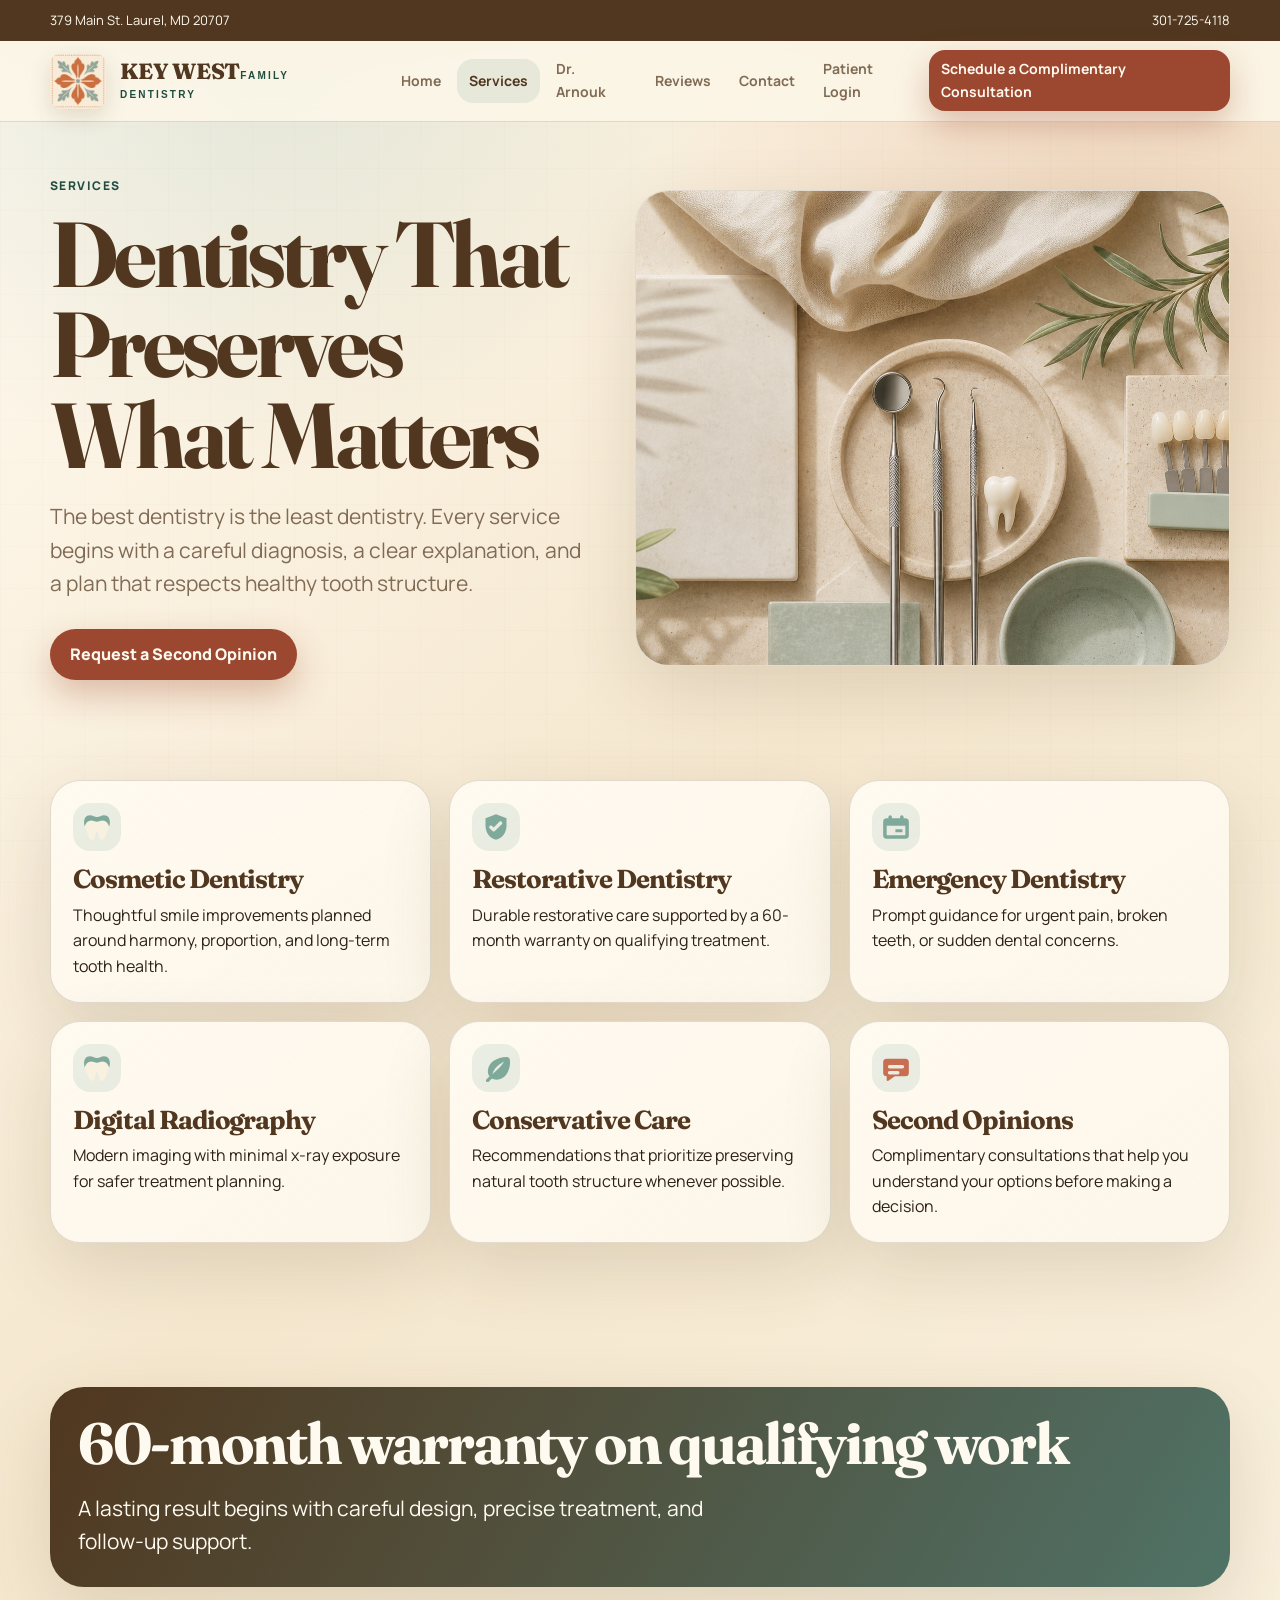
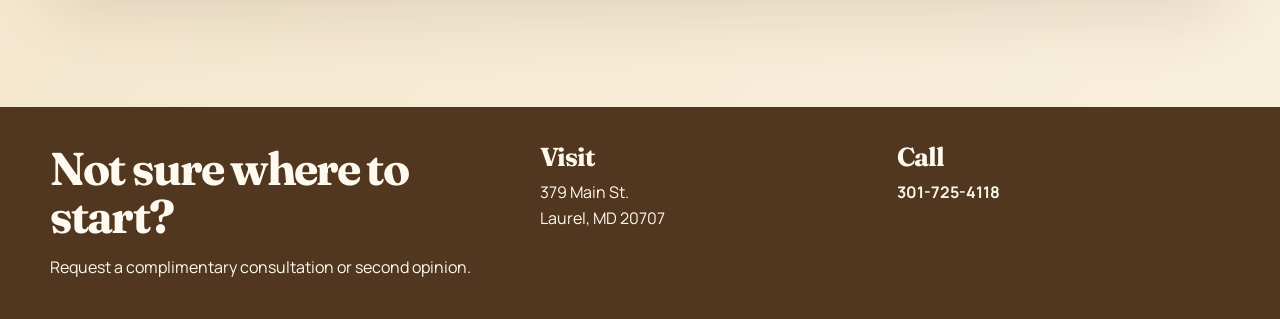
<file: services.html>
<!doctype html>
<html lang="en">
  <head>
    <meta charset="utf-8">
    <meta name="viewport" content="width=device-width, initial-scale=1">
    <title>Dental Services | Key West Family Dentistry</title>
    <meta name="description" content="Cosmetic, restorative, emergency, and conservative dentistry services in Laurel, MD.">
    <link rel="preconnect" href="https://fonts.googleapis.com">
    <link rel="preconnect" href="https://fonts.gstatic.com" crossorigin>
    <link rel="icon" href="assets/logo/logo-tile.png" type="image/png">
    <link rel="stylesheet" href="styles.css">
  </head>
  <body>
    <div class="top-note"><div class="site-shell"><span>379 Main St. Laurel, MD 20707</span><a href="tel:3017254118">301-725-4118</a></div></div>
    <header class="nav-wrap">
      <nav class="nav site-shell" aria-label="Primary navigation">
        <a class="brand brand-tile" href="index.html" aria-label="Key West Family Dentistry"><img class="brand-mark brand-mark-tile" src="assets/logo/logo-tile.png" width="48" height="48" alt=""><span class="brand-stack"><strong>KEY WEST</strong><small>FAMILY DENTISTRY</small></span></a>
        <button class="menu-toggle" type="button" aria-label="Open navigation" aria-expanded="false" data-menu-toggle><span></span></button>
        <div class="nav-links" data-nav-links>
          <a href="index.html">Home</a><a class="active" href="services.html">Services</a><a href="doctor.html">Dr. Arnouk</a><a href="reviews.html">Reviews</a><a href="contact.html">Contact</a><a href="login.html">Patient Login</a><a class="btn" href="contact.html">Schedule a Complimentary Consultation</a>
        </div>
      </nav>
    </header>
    <main>
      <section class="page-hero">
        <div class="site-shell split-grid">
          <div>
            <p class="eyebrow">Services</p>
            <h1>Dentistry That Preserves What Matters</h1>
            <p class="lede">The best dentistry is the least dentistry. Every service begins with a careful diagnosis, a clear explanation, and a plan that respects healthy tooth structure.</p>
            <div class="actions"><a class="btn" href="contact.html">Request a Second Opinion</a></div>
          </div>
          <div class="media-frame"><img src="assets/images/services-still-life.png" alt="Dental porcelain and conservative care tools"></div>
        </div>
      </section>
      <section class="section">
        <div class="site-shell service-grid">
          <article class="service-card"><span class="icon"><img src="assets/icons/icon-tooth.svg" alt=""></span><h3>Cosmetic Dentistry</h3><p>Thoughtful smile improvements planned around harmony, proportion, and long-term tooth health.</p></article>
          <article class="service-card"><span class="icon"><img src="assets/icons/icon-shield.svg" alt=""></span><h3>Restorative Dentistry</h3><p>Durable restorative care supported by a 60-month warranty on qualifying treatment.</p></article>
          <article class="service-card"><span class="icon"><img src="assets/icons/icon-calendar.svg" alt=""></span><h3>Emergency Dentistry</h3><p>Prompt guidance for urgent pain, broken teeth, or sudden dental concerns.</p></article>
          <article class="service-card"><span class="icon"><img src="assets/icons/icon-tooth.svg" alt=""></span><h3>Digital Radiography</h3><p>Modern imaging with minimal x-ray exposure for safer treatment planning.</p></article>
          <article class="service-card"><span class="icon"><img src="assets/icons/icon-leaf.svg" alt=""></span><h3>Conservative Care</h3><p>Recommendations that prioritize preserving natural tooth structure whenever possible.</p></article>
          <article class="service-card"><span class="icon"><img src="assets/icons/icon-message.svg" alt=""></span><h3>Second Opinions</h3><p>Complimentary consultations that help you understand your options before making a decision.</p></article>
        </div>
      </section>
      <section class="section"><div class="site-shell band"><h2>60-month warranty on qualifying work</h2><p class="lede">A lasting result begins with careful design, precise treatment, and follow-up support.</p></div></section>
    </main>
    <footer class="footer"><div class="site-shell footer-grid"><div><h2>Not sure where to start?</h2><p>Request a complimentary consultation or second opinion.</p></div><div><h3>Visit</h3><p>379 Main St.<br>Laurel, MD 20707</p></div><div><h3>Call</h3><p><a href="tel:3017254118">301-725-4118</a></p></div></div></footer>
    <script src="script.js"></script>
  </body>
</html>
</file>
<file: styles.css>
@import url("https://fonts.googleapis.com/css2?family=Fraunces:opsz,wght@9..144,500;9..144,650&family=Manrope:wght@400;500;600;700&display=swap");

:root {
  --sand: #ead8bd;
  --coconut: #fcf6e8;
  --cream: #fffaf0;
  --seafoam: #7fa99b;
  --seafoam-dark: #4f7b70;
  --seafoam-ink: #1f4d40;
  --terracotta: #c86f52;
  --terracotta-deep: #9c4830;
  --clay: #e6ad86;
  --walnut: #51371f;
  --ink: #2e2116;
  --muted: #806b55;
  --line: rgba(81, 55, 31, .16);
  --shadow: 0 24px 70px rgba(81, 55, 31, .14);
  --radius: 30px;
}

* {
  box-sizing: border-box;
}

:focus-visible {
  outline: 3px solid var(--terracotta);
  outline-offset: 3px;
  border-radius: 8px;
}

a:focus-visible,
button:focus-visible,
.btn:focus-visible,
.tab:focus-visible,
[data-menu-toggle]:focus-visible {
  outline-color: var(--terracotta);
}

input:focus-visible,
select:focus-visible,
textarea:focus-visible {
  outline: none;
}

html {
  scroll-behavior: smooth;
}

body {
  margin: 0;
  font-family: "Manrope", system-ui, sans-serif;
  color: var(--ink);
  background:
    radial-gradient(circle at 20% 0%, rgba(127, 169, 155, .22), transparent 30rem),
    radial-gradient(circle at 85% 12%, rgba(200, 111, 82, .15), transparent 28rem),
    linear-gradient(135deg, #fffaf0 0%, #f5e7ce 48%, #f9f1df 100%);
  line-height: 1.6;
}

body::before {
  position: fixed;
  inset: 0;
  z-index: -1;
  pointer-events: none;
  content: "";
  opacity: .38;
  background-image:
    linear-gradient(rgba(81, 55, 31, .04) 1px, transparent 1px),
    linear-gradient(90deg, rgba(81, 55, 31, .035) 1px, transparent 1px);
  background-size: 42px 42px;
}

a {
  color: inherit;
  text-decoration: none;
}

img {
  display: block;
  max-width: 100%;
  height: auto;
}

button,
input,
select,
textarea {
  font: inherit;
}

.site-shell {
  width: min(1180px, calc(100% - 32px));
  margin: 0 auto;
}

.top-note {
  padding: 10px 0;
  font-size: 13px;
  color: var(--cream);
  background: var(--walnut);
}

.top-note .site-shell {
  display: flex;
  justify-content: space-between;
  gap: 16px;
}

.nav-wrap {
  position: sticky;
  top: 0;
  z-index: 20;
  border-bottom: 1px solid var(--line);
  background: rgba(252, 246, 232, .88);
  backdrop-filter: blur(18px);
}

.nav {
  min-height: 80px;
  display: flex;
  align-items: center;
  justify-content: space-between;
  gap: 20px;
}

.brand {
  display: inline-flex;
  align-items: center;
  gap: 12px;
  font-weight: 800;
  color: var(--walnut);
  min-height: 44px;
}

.brand-mark {
  width: 48px;
  height: 48px;
  border-radius: 16px;
  object-fit: cover;
  background: var(--coconut);
  box-shadow: 0 10px 28px rgba(81, 55, 31, .12);
}

.brand span {
  display: block;
  font-family: "Fraunces", serif;
  font-size: 18px;
  line-height: 1.05;
}

.menu-toggle {
  display: inline-flex;
  min-width: 46px;
  min-height: 46px;
  align-items: center;
  justify-content: center;
  border: 1px solid var(--line);
  border-radius: 999px;
  color: var(--walnut);
  background: var(--cream);
}

.menu-toggle span,
.menu-toggle span::before,
.menu-toggle span::after {
  display: block;
  width: 20px;
  height: 2px;
  border-radius: 999px;
  background: currentColor;
}

.menu-toggle span::before,
.menu-toggle span::after {
  content: "";
  transform: translateY(-7px);
}

.menu-toggle span::after {
  transform: translateY(5px);
}

.nav-links {
  position: absolute;
  left: 16px;
  right: 16px;
  top: calc(100% + 10px);
  display: none;
  padding: 14px;
  border: 1px solid var(--line);
  border-radius: 26px;
  background: var(--cream);
  box-shadow: var(--shadow);
}

.nav-links.open {
  display: grid;
}

.nav-links a {
  display: flex;
  min-height: 44px;
  align-items: center;
  padding: 8px 12px;
  border-radius: 16px;
  color: var(--muted);
  font-weight: 700;
  font-size: 14px;
}

.nav-links a:hover,
.nav-links a.active {
  color: var(--walnut);
  background: rgba(127, 169, 155, .16);
}

.nav-links a.btn {
  color: var(--cream);
  background: var(--terracotta-deep);
}

.btn {
  display: inline-flex;
  min-height: 46px;
  align-items: center;
  justify-content: center;
  gap: 10px;
  border: 0;
  border-radius: 999px;
  padding: 13px 20px;
  font-weight: 800;
  color: var(--cream);
  cursor: pointer;
  background: var(--terracotta-deep);
  box-shadow: 0 14px 34px rgba(156, 72, 48, .32);
}

.btn:hover {
  transform: translateY(-1px);
}

.btn.secondary {
  color: var(--walnut);
  background: rgba(127, 169, 155, .18);
  box-shadow: none;
}

.btn.ghost {
  color: var(--walnut);
  background: var(--cream);
  border: 1px solid var(--line);
  box-shadow: none;
}

.hero {
  padding: 56px 0 36px;
}

.hero-grid,
.split-grid,
.auth-grid,
.dashboard-grid {
  display: grid;
  gap: 28px;
}

.eyebrow {
  margin: 0 0 14px;
  color: var(--seafoam-ink);
  font-weight: 800;
  letter-spacing: .12em;
  text-transform: uppercase;
  font-size: 12px;
}

h1,
h2,
h3 {
  font-family: "Fraunces", Georgia, serif;
  color: var(--walnut);
  line-height: .98;
  letter-spacing: -.04em;
}

h1 {
  margin: 0;
  font-size: clamp(44px, 13vw, 78px);
}

h2 {
  margin: 0 0 14px;
  font-size: clamp(34px, 9vw, 58px);
}

h3 {
  margin: 0 0 10px;
  font-size: 26px;
}

p {
  margin: 0;
}

.lede {
  margin-top: 20px;
  color: var(--muted);
  font-size: clamp(17px, 4vw, 21px);
  max-width: 670px;
}

.actions {
  display: flex;
  flex-wrap: wrap;
  gap: 12px;
  margin-top: 28px;
}

.hero-card,
.paper-card,
.form-card,
.portal-card,
.review-card,
.service-card {
  border: 1px solid var(--line);
  border-radius: var(--radius);
  background:
    linear-gradient(145deg, rgba(255, 250, 240, .92), rgba(252, 246, 232, .78)),
    var(--cream);
  box-shadow: var(--shadow);
}

.hero-card {
  overflow: hidden;
}

.hero-card img {
  width: 100%;
  aspect-ratio: 4 / 3;
  object-fit: cover;
}

.hero-card .card-note {
  display: grid;
  gap: 10px;
  padding: 22px;
}

.stat-strip {
  display: grid;
  gap: 14px;
  margin-top: 30px;
}

.stat {
  padding: 18px;
  border-radius: 24px;
  color: var(--walnut);
  background: rgba(255, 250, 240, .72);
  border: 1px solid var(--line);
}

.stat strong {
  display: block;
  font-family: "Fraunces", serif;
  font-size: 31px;
  line-height: 1;
}

.section {
  padding: 48px 0;
}

.section-head {
  display: grid;
  gap: 12px;
  margin-bottom: 26px;
}

.grid-3,
.grid-2,
.service-grid,
.review-grid {
  display: grid;
  gap: 18px;
}

.paper-card,
.service-card,
.review-card,
.portal-card {
  padding: 22px;
}

.icon {
  width: 48px;
  height: 48px;
  display: grid;
  place-items: center;
  margin-bottom: 16px;
  border-radius: 17px;
  background: rgba(127, 169, 155, .16);
}

.icon img {
  width: 28px;
  height: 28px;
}

.band {
  padding: 28px;
  border-radius: 34px;
  color: var(--cream);
  background:
    linear-gradient(120deg, rgba(81, 55, 31, .9), rgba(79, 123, 112, .88)),
    var(--walnut);
  box-shadow: var(--shadow);
}

.band h2,
.band h3,
.band p {
  color: inherit;
}

.media-frame {
  overflow: hidden;
  border-radius: 34px;
  border: 1px solid var(--line);
  background: var(--cream);
  box-shadow: var(--shadow);
}

.media-frame img {
  width: 100%;
  aspect-ratio: 5 / 4;
  object-fit: cover;
}

.quote {
  font-family: "Fraunces", serif;
  font-size: clamp(28px, 8vw, 48px);
  line-height: 1.08;
  color: var(--walnut);
}

.quote-card {
  padding: 28px;
  border-radius: 34px;
  background: rgba(127, 169, 155, .18);
}

.form-card {
  padding: 22px;
}

.form-card h1 {
  font-size: clamp(36px, 5vw, 56px);
  line-height: 1.05;
  letter-spacing: -.02em;
}

.form-grid {
  display: grid;
  gap: 14px;
}

label {
  display: grid;
  gap: 7px;
  color: var(--walnut);
  font-weight: 800;
}

input,
select,
textarea {
  width: 100%;
  min-height: 48px;
  border: 1px solid var(--line);
  border-radius: 18px;
  padding: 13px 15px;
  color: var(--ink);
  background: rgba(255, 250, 240, .86);
  outline: none;
}

textarea {
  min-height: 128px;
  resize: vertical;
}

input:focus,
select:focus,
textarea:focus {
  border-color: var(--seafoam);
  box-shadow: 0 0 0 4px rgba(127, 169, 155, .18);
}

.map-card {
  min-height: 320px;
  display: grid;
  align-content: end;
  padding: 24px;
  border-radius: 34px;
  color: var(--walnut);
  background:
    linear-gradient(rgba(252, 246, 232, .56), rgba(252, 246, 232, .86)),
    repeating-linear-gradient(45deg, rgba(127, 169, 155, .24) 0 12px, rgba(255, 250, 240, .55) 12px 24px);
  border: 1px solid var(--line);
  box-shadow: var(--shadow);
}

.tabs {
  display: flex;
  flex-wrap: wrap;
  gap: 10px;
  margin-bottom: 22px;
}

.tab {
  min-height: 44px;
  border: 1px solid var(--line);
  border-radius: 999px;
  padding: 10px 16px;
  color: var(--walnut);
  cursor: pointer;
  background: var(--cream);
  font-weight: 800;
}

.tab.active {
  color: var(--cream);
  background: var(--seafoam-ink);
}

.stars {
  display: flex;
  gap: 4px;
  margin-bottom: 14px;
}

.stars img {
  width: 18px;
  height: 18px;
}

.auth-grid {
  align-items: stretch;
}

.auth-side {
  position: relative;
  min-height: 480px;
  overflow: hidden;
  border-radius: 34px;
  background: var(--walnut);
  box-shadow: var(--shadow);
}

.auth-side img {
  position: absolute;
  inset: 0;
  width: 100%;
  height: 100%;
  object-fit: cover;
  opacity: .82;
}

.auth-side-content {
  position: absolute;
  left: 0;
  right: 0;
  bottom: 0;
  padding: 28px;
  color: var(--cream);
  background: linear-gradient(to top, rgba(46, 33, 22, .82) 0%, rgba(46, 33, 22, .55) 60%, transparent 100%);
}

.auth-side-content .eyebrow,
.auth-side-content h2,
.auth-side-content h3,
.auth-side-content p {
  color: var(--cream);
}

.relative {
  position: relative;
}

.small-link {
  color: var(--seafoam-ink);
  font-weight: 800;
}

.consent {
  display: flex;
  align-items: flex-start;
  gap: 12px;
  min-height: 48px;
  padding: 8px 4px;
  font-weight: 600;
  color: var(--ink);
}

.consent-box {
  width: 24px;
  min-width: 24px;
  min-height: 24px;
  height: 24px;
  margin: 12px 0;
  accent-color: var(--seafoam-ink);
}

.portal-nav {
  display: grid;
  gap: 10px;
}

.portal-nav a,
.portal-nav-disabled {
  min-height: 44px;
  display: flex;
  align-items: center;
  gap: 10px;
  padding: 12px 14px;
  border-radius: 16px;
  font-weight: 800;
  color: var(--muted);
  flex-wrap: wrap;
}

.portal-nav a[aria-disabled="true"],
.portal-nav-disabled {
  opacity: .68;
  pointer-events: none;
  cursor: default;
}

.btn.secondary[aria-disabled="true"] {
  opacity: .7;
  cursor: not-allowed;
  pointer-events: none;
}

.portal-nav a.active,
.portal-nav a:hover {
  color: var(--walnut);
  background: rgba(127, 169, 155, .18);
}

.chip {
  display: inline-flex;
  align-items: center;
  width: fit-content;
  min-height: 34px;
  border-radius: 999px;
  padding: 6px 12px;
  color: var(--seafoam-ink);
  background: rgba(127, 169, 155, .32);
  font-size: 13px;
  font-weight: 900;
}

.timeline {
  display: grid;
  gap: 14px;
}

.timeline-item {
  padding-left: 20px;
  border-left: 3px solid var(--seafoam);
}

.footer {
  margin-top: 48px;
  padding: 38px 0;
  color: var(--cream);
  background: var(--walnut);
}

.footer-grid {
  display: grid;
  gap: 24px;
}

.footer h2,
.footer h3,
.footer p {
  color: inherit;
}

.footer h2 {
  font-size: clamp(28px, 5vw, 46px);
  line-height: 1.05;
}

.footer a {
  color: var(--coconut);
  font-weight: 700;
}

.mini-list {
  display: grid;
  gap: 8px;
  padding: 0;
  margin: 14px 0 0;
  list-style: none;
}

.page-hero {
  padding: 54px 0 28px;
}

.page-hero .lede {
  max-width: 780px;
}

@media (min-width: 641px) {
  .site-shell {
    width: min(1180px, calc(100% - 48px));
  }

  .top-note .site-shell {
    flex-direction: row;
  }

  .stat-strip,
  .grid-2,
  .review-grid {
    grid-template-columns: repeat(2, minmax(0, 1fr));
  }

  .form-grid.two {
    grid-template-columns: repeat(2, minmax(0, 1fr));
  }

  .footer-grid {
    grid-template-columns: 1.4fr 1fr 1fr;
  }
}

@media (min-width: 1025px) {
  .menu-toggle {
    display: none;
  }

  .nav-links {
    position: static;
    display: flex;
    align-items: center;
    gap: 4px;
    padding: 0;
    border: 0;
    border-radius: 0;
    background: transparent;
    box-shadow: none;
  }

  .hero {
    padding: 88px 0 60px;
  }

  .hero-grid {
    grid-template-columns: 1.02fr .78fr;
    align-items: center;
    gap: 56px;
  }

  .split-grid {
    grid-template-columns: .95fr 1.05fr;
    align-items: center;
    gap: 46px;
  }

  .split-grid.reverse {
    grid-template-columns: 1.05fr .95fr;
  }

  .auth-grid {
    grid-template-columns: .92fr 1.08fr;
    gap: 40px;
  }

  .dashboard-grid {
    grid-template-columns: 260px 1fr;
    align-items: start;
  }

  .grid-3,
  .service-grid {
    grid-template-columns: repeat(3, minmax(0, 1fr));
  }

  .section {
    padding: 72px 0;
  }

  .section-head {
    grid-template-columns: .8fr 1fr;
    align-items: end;
  }

  h1 {
    font-size: clamp(72px, 7.2vw, 104px);
  }
}

@media (max-width: 640px) {
  .top-note .site-shell {
    display: grid;
  }

  .brand span {
    font-size: 16px;
  }

  .actions .btn,
  .actions .btn.secondary,
  .actions .btn.ghost {
    width: 100%;
  }

  .paper-card,
  .service-card,
  .review-card,
  .portal-card,
  .form-card,
  .band {
    padding: 20px;
    border-radius: 24px;
  }
}

/* =====================================================================
   Homepage v2 — tile-brand restoration of caribbeandentist.com mock
   ===================================================================== */

.page-home {
  background: #f6ecda;
}

.home-header {
  position: sticky;
  top: 0;
  z-index: 20;
  background: #f6ecda;
  backdrop-filter: none;
  border-bottom: 1px solid rgba(81, 55, 31, .08);
}

.home-header .nav {
  padding: 14px 0;
}

.brand-tile {
  gap: 14px;
}

.brand-mark-tile {
  width: 56px;
  height: 56px;
  border-radius: 12px;
  background: transparent;
  box-shadow: 0 8px 22px rgba(81, 55, 31, .14);
  object-fit: cover;
}

.brand-stack {
  display: grid;
  line-height: 1;
  gap: 4px;
}

.brand-stack strong {
  font-family: "Fraunces", serif;
  font-weight: 800;
  font-size: 22px;
  color: var(--walnut);
  letter-spacing: -.01em;
}

.brand-stack small {
  font-family: "Inter", sans-serif;
  font-weight: 700;
  font-size: 10px;
  color: var(--seafoam-ink);
  letter-spacing: .22em;
}

.login-pill {
  display: inline-flex;
  align-items: center;
  gap: 8px;
  padding: 10px 18px;
  border: 1.5px solid var(--terracotta);
  border-radius: 999px;
  color: var(--terracotta-deep);
  font-weight: 800;
  font-size: 14px;
  background: transparent;
  white-space: nowrap;
}

.login-pill:hover {
  background: rgba(200, 111, 82, .08);
}

.hero-tile {
  padding: 56px 0 64px;
}

.hero-tile-grid {
  display: grid;
  gap: 32px;
  align-items: center;
}

.hero-tile-copy h1 {
  font-size: clamp(40px, 7.6vw, 70px);
  line-height: 1.05;
  letter-spacing: -.03em;
  color: var(--walnut);
  margin: 0;
  text-wrap: balance;
}

.hero-tile-copy h1 em {
  font-style: italic;
  color: var(--walnut);
}

.hero-wave {
  display: block;
  margin: 20px 0 0;
}

.hero-tile-lede {
  margin-top: 22px;
  max-width: 540px;
  font-size: clamp(17px, 2.2vw, 21px);
  color: var(--muted);
  line-height: 1.55;
}

.hero-cta {
  background: var(--terracotta);
  box-shadow: 0 14px 34px rgba(200, 111, 82, .32);
  padding: 16px 26px;
  font-size: 15px;
}

.hero-tile-media {
  border-radius: 24px;
  overflow: hidden;
  box-shadow: 0 30px 70px rgba(81, 55, 31, .18);
}

.hero-tile-media img {
  display: block;
  width: 100%;
  height: auto;
  aspect-ratio: 1 / 1;
  object-fit: cover;
}

.feature-strip {
  padding: 28px 0 48px;
  background: #f6ecda;
}

.feature-strip-grid {
  display: grid;
  gap: 28px;
}

.feature-item {
  display: grid;
  gap: 10px;
  padding: 8px 4px;
}

.feature-item img {
  width: 40px;
  height: 40px;
}

.feature-item h3 {
  margin: 0;
  font-size: 17px;
  letter-spacing: -.01em;
  color: var(--walnut);
}

.feature-item p {
  margin: 0;
  color: var(--muted);
  font-size: 14px;
  line-height: 1.5;
  max-width: 220px;
}

.review-band {
  padding: 64px 0;
  background: var(--seafoam);
  color: var(--coconut);
}

.review-band-grid {
  display: grid;
  gap: 22px;
}

.review-band-card {
  background: var(--coconut);
  color: var(--walnut);
  border-radius: 18px;
  padding: 24px 22px;
  box-shadow: 0 22px 40px rgba(31, 77, 64, .18);
}

.review-band-card .stars {
  display: inline-flex;
  gap: 2px;
  margin-bottom: 12px;
}

.review-band-card p {
  font-size: 15px;
  line-height: 1.6;
  color: var(--walnut);
  margin: 0 0 14px;
}

.review-band-card footer {
  font-weight: 800;
  font-size: 14px;
  color: var(--seafoam-ink);
}

.business-card {
  position: relative;
  background: var(--coconut);
  overflow: hidden;
}

.business-card-tile {
  position: absolute;
  top: -32px;
  right: -32px;
  width: 140px;
  height: 140px;
  border-radius: 12px;
  opacity: .28;
  pointer-events: none;
}

.business-card ul {
  list-style: none;
  margin: 0;
  padding: 0;
  display: grid;
  gap: 18px;
  position: relative;
}

.business-card li {
  display: flex;
  gap: 12px;
  align-items: flex-start;
  color: var(--walnut);
  font-size: 14px;
  line-height: 1.45;
}

.business-card li svg {
  flex: 0 0 auto;
  color: var(--terracotta-deep);
  margin-top: 2px;
}

.business-card a {
  color: var(--walnut);
  font-weight: 700;
}

.business-card a:hover {
  color: var(--terracotta-deep);
}

.tagline-strip {
  background: var(--walnut);
  color: var(--coconut);
  text-align: center;
  padding: 22px 16px;
}

.tagline-strip p {
  margin: 0;
  font-family: "Fraunces", serif;
  font-size: clamp(14px, 1.8vw, 18px);
  letter-spacing: .14em;
  text-transform: uppercase;
  display: inline-flex;
  gap: 12px;
  align-items: center;
  justify-content: center;
  flex-wrap: wrap;
}

.tagline-strip img {
  filter: brightness(0) invert(1);
  opacity: .9;
}

/* Hide top-note and main footer on the home page (info lives in business card + tagline strip) */
.page-home .top-note,
.page-home .footer {
  display: none;
}

/* Tablet — homepage */
@media (min-width: 641px) {
  .hero-tile-grid {
    grid-template-columns: 1.05fr 1fr;
    gap: 40px;
  }

  .feature-strip-grid {
    grid-template-columns: repeat(3, minmax(0, 1fr));
    gap: 28px 36px;
  }

  .review-band-grid {
    grid-template-columns: repeat(2, minmax(0, 1fr));
  }
}

/* Desktop — homepage */
@media (min-width: 1025px) {
  .home-header .nav-links {
    position: static;
    display: flex;
    align-items: center;
    gap: 30px;
    padding: 0;
    border: 0;
    background: transparent;
    box-shadow: none;
  }

  .home-header .nav-links a {
    color: var(--walnut);
    font-weight: 700;
    font-size: 14px;
    padding: 6px 2px;
    background: transparent;
    border-radius: 0;
    position: relative;
    letter-spacing: .01em;
  }

  .home-header .nav-links a.active::after {
    content: "";
    position: absolute;
    left: 0;
    right: 0;
    bottom: -6px;
    height: 2px;
    background: var(--terracotta);
    border-radius: 2px;
  }

  .home-header .nav-links a:hover {
    color: var(--terracotta-deep);
    background: transparent;
  }

  .home-header .nav-links .login-pill {
    margin-left: 10px;
  }

  .home-header .nav-links .login-pill.active::after {
    display: none;
  }

  .hero-tile {
    padding: 80px 0 88px;
  }

  .hero-tile-grid {
    grid-template-columns: 1.15fr 1fr;
    gap: 60px;
  }

  .feature-strip-grid {
    grid-template-columns: repeat(5, minmax(0, 1fr));
    gap: 32px;
  }

  .feature-item {
    padding: 6px 8px;
    border-left: 1px solid rgba(81, 55, 31, .12);
    padding-left: 22px;
  }

  .feature-item:first-child {
    border-left: 0;
    padding-left: 0;
  }

  .review-band-grid {
    grid-template-columns: repeat(4, minmax(0, 1fr));
    gap: 24px;
  }

  .review-band {
    padding: 84px 0;
  }
}

/* Mobile homepage tweaks */
@media (max-width: 640px) {
  .home-header .menu-toggle {
    margin-left: auto;
  }

  .brand-stack strong {
    font-size: 18px;
  }

  .brand-stack small {
    font-size: 9px;
    letter-spacing: .2em;
  }

  .brand-mark-tile {
    width: 46px;
    height: 46px;
  }

  .hero-cta {
    width: 100%;
  }
}
</file>
